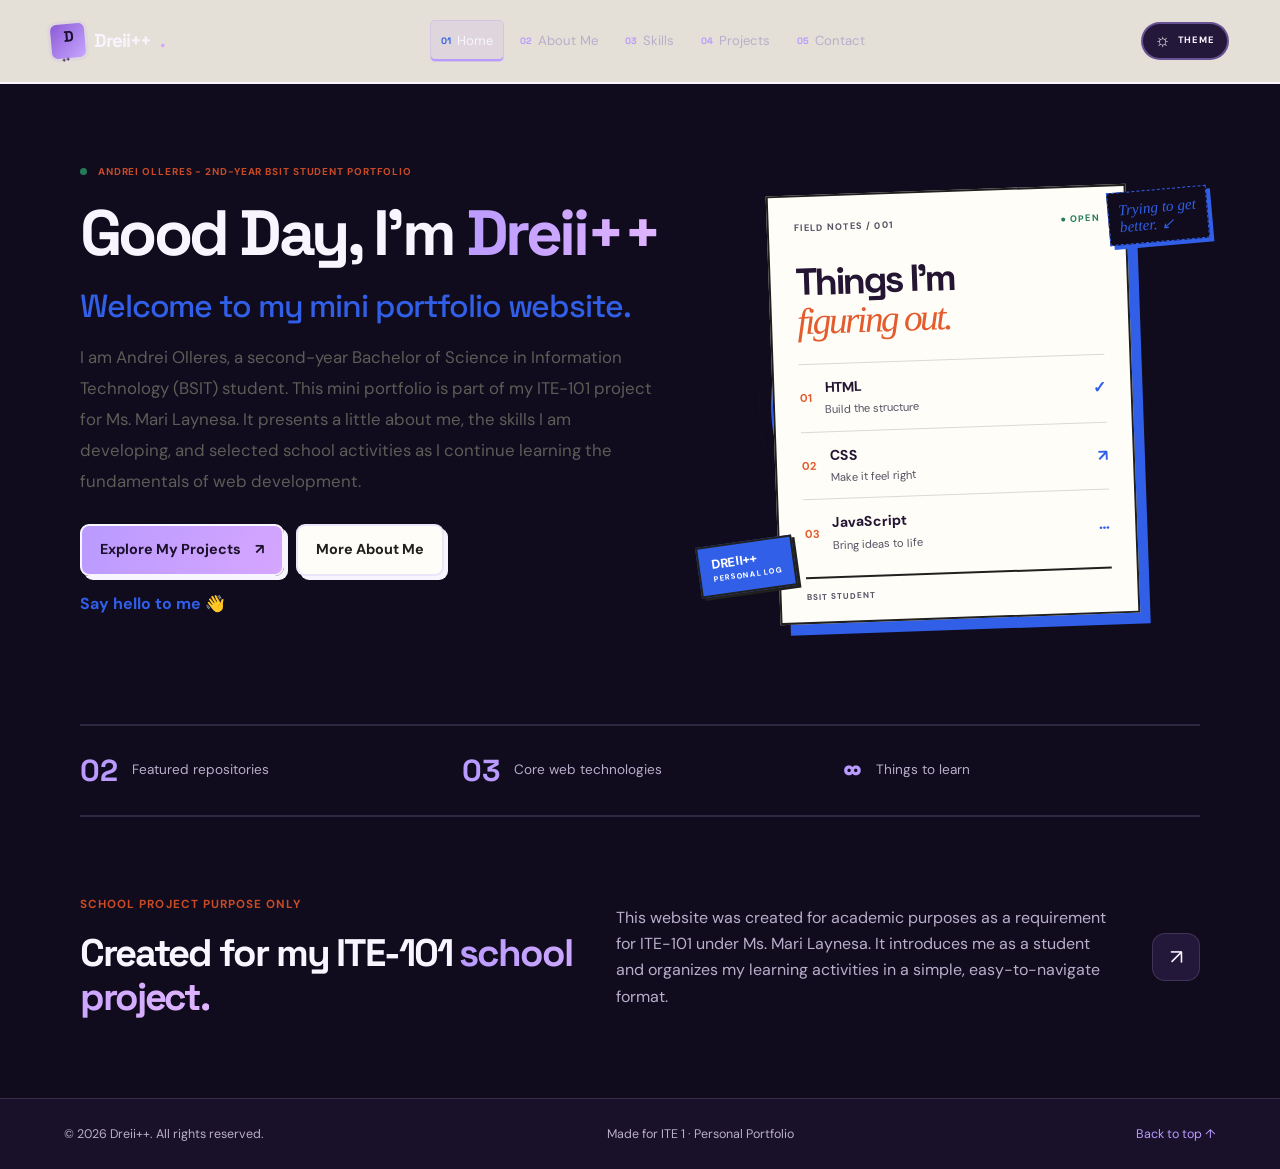
<file: index.html>
<!DOCTYPE html>
<html lang="en">
<head>
  <meta charset="UTF-8">
  <meta name="viewport" content="width=device-width, initial-scale=1.0">
  <meta name="description" content="Dreii++ — a student-made portfolio documenting web development practice, school projects, and the process of learning.">
  <title>Dreii++ | Learning in Public</title>
  <link rel="stylesheet" href="style.css">
  <script src="script.js" defer></script>
</head>
<body>
  <header class="site-header">
    <a class="brand" href="index.html"><span class="brand-mark">D<span>++</span></span> Dreii++<span class="dot">.</span></a>
    <button class="menu-toggle" aria-label="Toggle navigation" aria-expanded="false">☰</button>
    <nav class="nav-links" aria-label="Main navigation">
      <a class="active" href="index.html"><span class="nav-number">01</span>Home</a>
      <a href="about.html"><span class="nav-number">02</span>About Me</a>
      <a href="skills.html"><span class="nav-number">03</span>Skills</a>
      <a href="projects.html"><span class="nav-number">04</span>Projects</a>
      <a href="contact.html"><span class="nav-number">05</span>Contact</a>
      
    </nav>
    <button id="themeToggle" class="theme-toggle" type="button" aria-label="Toggle dark and light mode">☼</button>
  </header>
  <main>
    <section class="hero section-wrap">
      <div class="hero-copy">
        <p class="eyebrow"><span class="status-dot"></span> ANDREI OLLERES - 2ND-YEAR BSIT STUDENT PORTFOLIO</p>
        <h1>Good Day, I'm <span class="gradient-text">Dreii++</span></h1>
        <h2>Welcome to my mini portfolio website.</h2>
        <p class="lead">I am Andrei Olleres, a second-year Bachelor of Science in Information Technology (BSIT) student. This mini portfolio is part of my ITE-101 project for Ms. Mari Laynesa. It presents a little about me, the skills I am developing, and selected school activities as I continue learning the fundamentals of web development.</p>
        <div class="hero-actions">
          <a class="button primary" href="projects.html">Explore My Projects <span>↗</span></a>
          <a class="button secondary" href="about.html">More About Me</a>
        </div>
        <button class="text-button" id="welcomeButton" type="button">Say hello to me 👋</button>
        <p id="welcomeMessage" class="inline-message" aria-live="polite"></p>
      </div>
      <div class="hero-visual notebook-visual" aria-label="A developer notebook showing Dreii's learning goals">
        <div class="notebook-card">
          <div class="notebook-top"><span>FIELD NOTES / 001</span><span class="notebook-status">● OPEN</span></div>
          <div class="notebook-title">Things I'm<br><em>figuring out.</em></div>
          <div class="notebook-line"><span>01</span><div><b>HTML</b><small>Build the structure</small></div><i>✓</i></div>
          <div class="notebook-line"><span>02</span><div><b>CSS</b><small>Make it feel right</small></div><i>↗</i></div>
          <div class="notebook-line"><span>03</span><div><b>JavaScript</b><small>Bring ideas to life</small></div><i>…</i></div>
          <div class="notebook-footer"><span>BSIT STUDENT</span></div>
        </div>
        <div class="sticker sticker-blue">DREII++<br><span>PERSONAL LOG</span></div>
        <span class="hand-note">Trying to get<br>better. ↙</span>
      </div>
    </section>
    <section class="quick-stats section-wrap">
      <div><strong>02</strong><span>Featured repositories</span></div>
      <div><strong>03</strong><span>Core web technologies</span></div>
      <div><strong>∞</strong><span>Things to learn</span></div>
    </section>
    <section class="section-wrap intro-strip">
      <div><p class="eyebrow">SCHOOL PROJECT PURPOSE ONLY</p><h2>Created for my ITE-101 <span class="gradient-text">school project.</span></h2></div>
      <p>This website was created for academic purposes as a requirement for ITE-101 under Ms. Mari Laynesa. It introduces me as a student and organizes my learning activities in a simple, easy-to-navigate format.</p>
      <a class="circle-link" href="about.html" aria-label="Read about me">↗</a>
    </section>
  </main>
  <footer class="site-footer"><span>© 2026 Dreii++. All rights reserved.</span><span>Made for ITE 1 · Personal Portfolio</span><a href="#" class="back-top">Back to top ↑</a></footer>
</body>
</html>
</file>
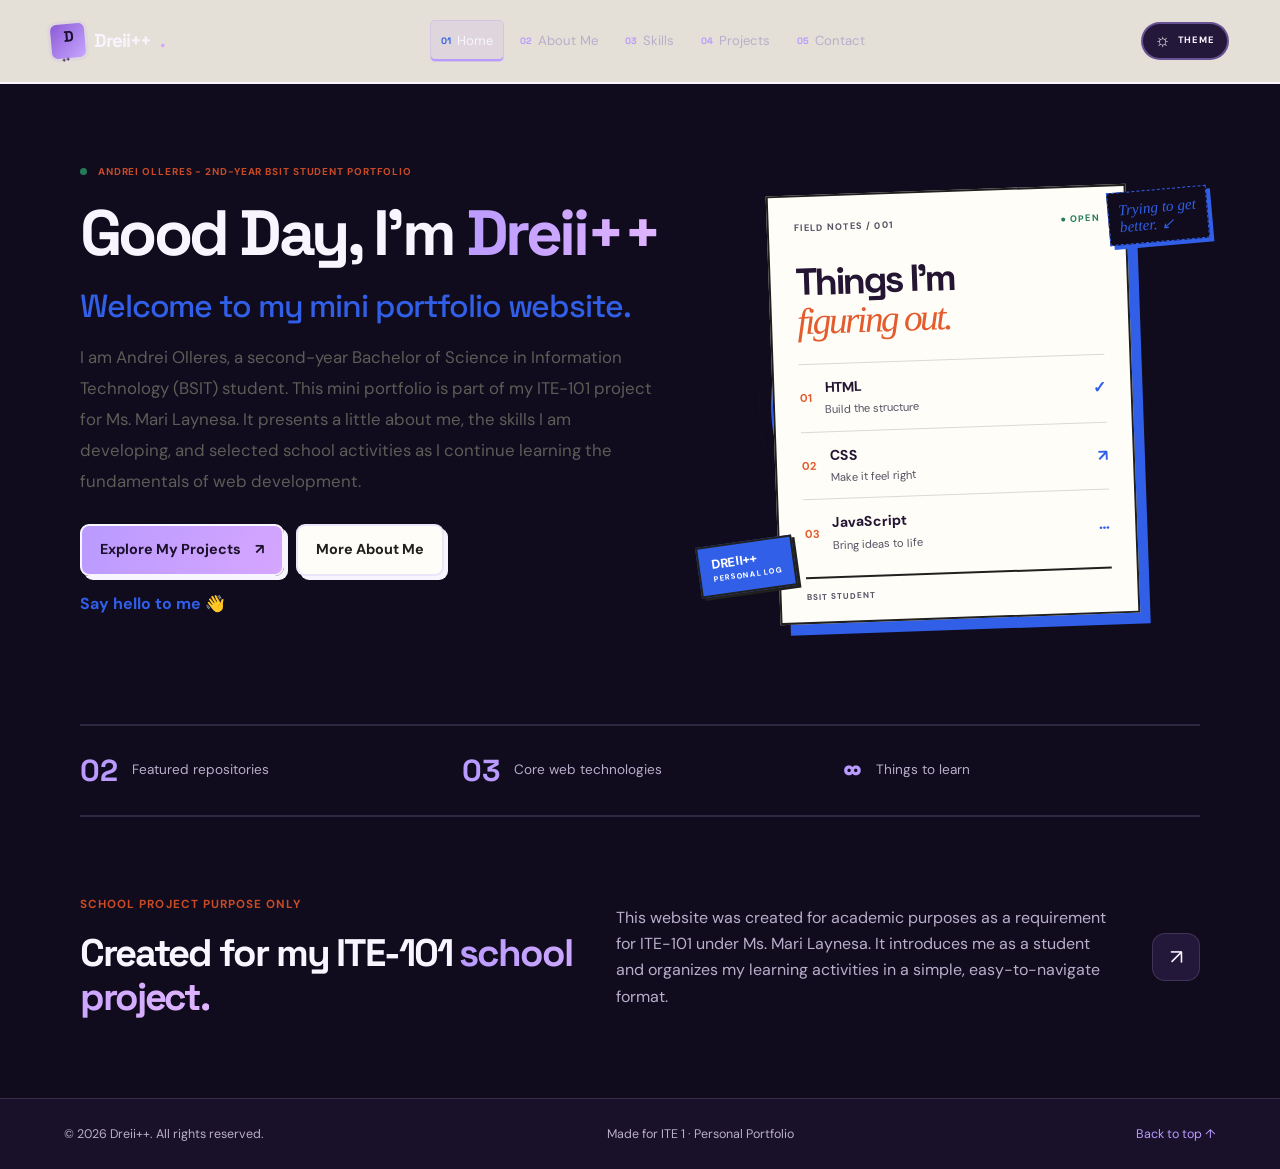
<file: Andrei Olleres Portfolio/dreii_plus_plus_portfolio/index.html>
<!DOCTYPE html>
<html lang="en">
<head>
  <meta charset="UTF-8">
  <meta name="viewport" content="width=device-width, initial-scale=1.0">
  <meta name="description" content="Dreii++ — a student-made portfolio documenting web development practice, school projects, and the process of learning.">
  <title>Dreii++ | Learning in Public</title>
  <link rel="stylesheet" href="style.css">
  <script src="script.js" defer></script>
</head>
<body>
  <header class="site-header">
    <a class="brand" href="index.html"><span class="brand-mark">D<span>++</span></span> Dreii++<span class="dot">.</span></a>
    <button class="menu-toggle" aria-label="Toggle navigation" aria-expanded="false">☰</button>
    <nav class="nav-links" aria-label="Main navigation">
      <a class="active" href="index.html"><span class="nav-number">01</span>Home</a>
      <a href="about.html"><span class="nav-number">02</span>About Me</a>
      <a href="skills.html"><span class="nav-number">03</span>Skills</a>
      <a href="projects.html"><span class="nav-number">04</span>Projects</a>
      <a href="contact.html"><span class="nav-number">05</span>Contact</a>
      
    </nav>
    <button id="themeToggle" class="theme-toggle" type="button" aria-label="Toggle dark and light mode">☼</button>
  </header>
  <main>
    <section class="hero section-wrap">
      <div class="hero-copy">
        <p class="eyebrow"><span class="status-dot"></span> ANDREI OLLERES - 2ND-YEAR BSIT STUDENT PORTFOLIO</p>
        <h1>Good Day, I'm <span class="gradient-text">Dreii++</span></h1>
        <h2>Welcome to my mini portfolio website.</h2>
        <p class="lead">I am Andrei Olleres, a second-year Bachelor of Science in Information Technology (BSIT) student. This mini portfolio is part of my ITE-101 project for Ms. Mari Laynesa. It presents a little about me, the skills I am developing, and selected school activities as I continue learning the fundamentals of web development.</p>
        <div class="hero-actions">
          <a class="button primary" href="projects.html">Explore My Projects <span>↗</span></a>
          <a class="button secondary" href="about.html">More About Me</a>
        </div>
        <button class="text-button" id="welcomeButton" type="button">Say hello to me 👋</button>
        <p id="welcomeMessage" class="inline-message" aria-live="polite"></p>
      </div>
      <div class="hero-visual notebook-visual" aria-label="A developer notebook showing Dreii's learning goals">
        <div class="notebook-card">
          <div class="notebook-top"><span>FIELD NOTES / 001</span><span class="notebook-status">● OPEN</span></div>
          <div class="notebook-title">Things I'm<br><em>figuring out.</em></div>
          <div class="notebook-line"><span>01</span><div><b>HTML</b><small>Build the structure</small></div><i>✓</i></div>
          <div class="notebook-line"><span>02</span><div><b>CSS</b><small>Make it feel right</small></div><i>↗</i></div>
          <div class="notebook-line"><span>03</span><div><b>JavaScript</b><small>Bring ideas to life</small></div><i>…</i></div>
          <div class="notebook-footer"><span>BSIT STUDENT</span></div>
        </div>
        <div class="sticker sticker-blue">DREII++<br><span>PERSONAL LOG</span></div>
        <span class="hand-note">Trying to get<br>better. ↙</span>
      </div>
    </section>
    <section class="quick-stats section-wrap">
      <div><strong>02</strong><span>Featured repositories</span></div>
      <div><strong>03</strong><span>Core web technologies</span></div>
      <div><strong>∞</strong><span>Things to learn</span></div>
    </section>
    <section class="section-wrap intro-strip">
      <div><p class="eyebrow">SCHOOL PROJECT PURPOSE ONLY</p><h2>Created for my ITE-101 <span class="gradient-text">school project.</span></h2></div>
      <p>This website was created for academic purposes as a requirement for ITE-101 under Ms. Mari Laynesa. It introduces me as a student and organizes my learning activities in a simple, easy-to-navigate format.</p>
      <a class="circle-link" href="about.html" aria-label="Read about me">↗</a>
    </section>
  </main>
  <footer class="site-footer"><span>© 2026 Dreii++. All rights reserved.</span><span>Made for ITE 1 · Personal Portfolio</span><a href="#" class="back-top">Back to top ↑</a></footer>
</body>
</html>
</file>
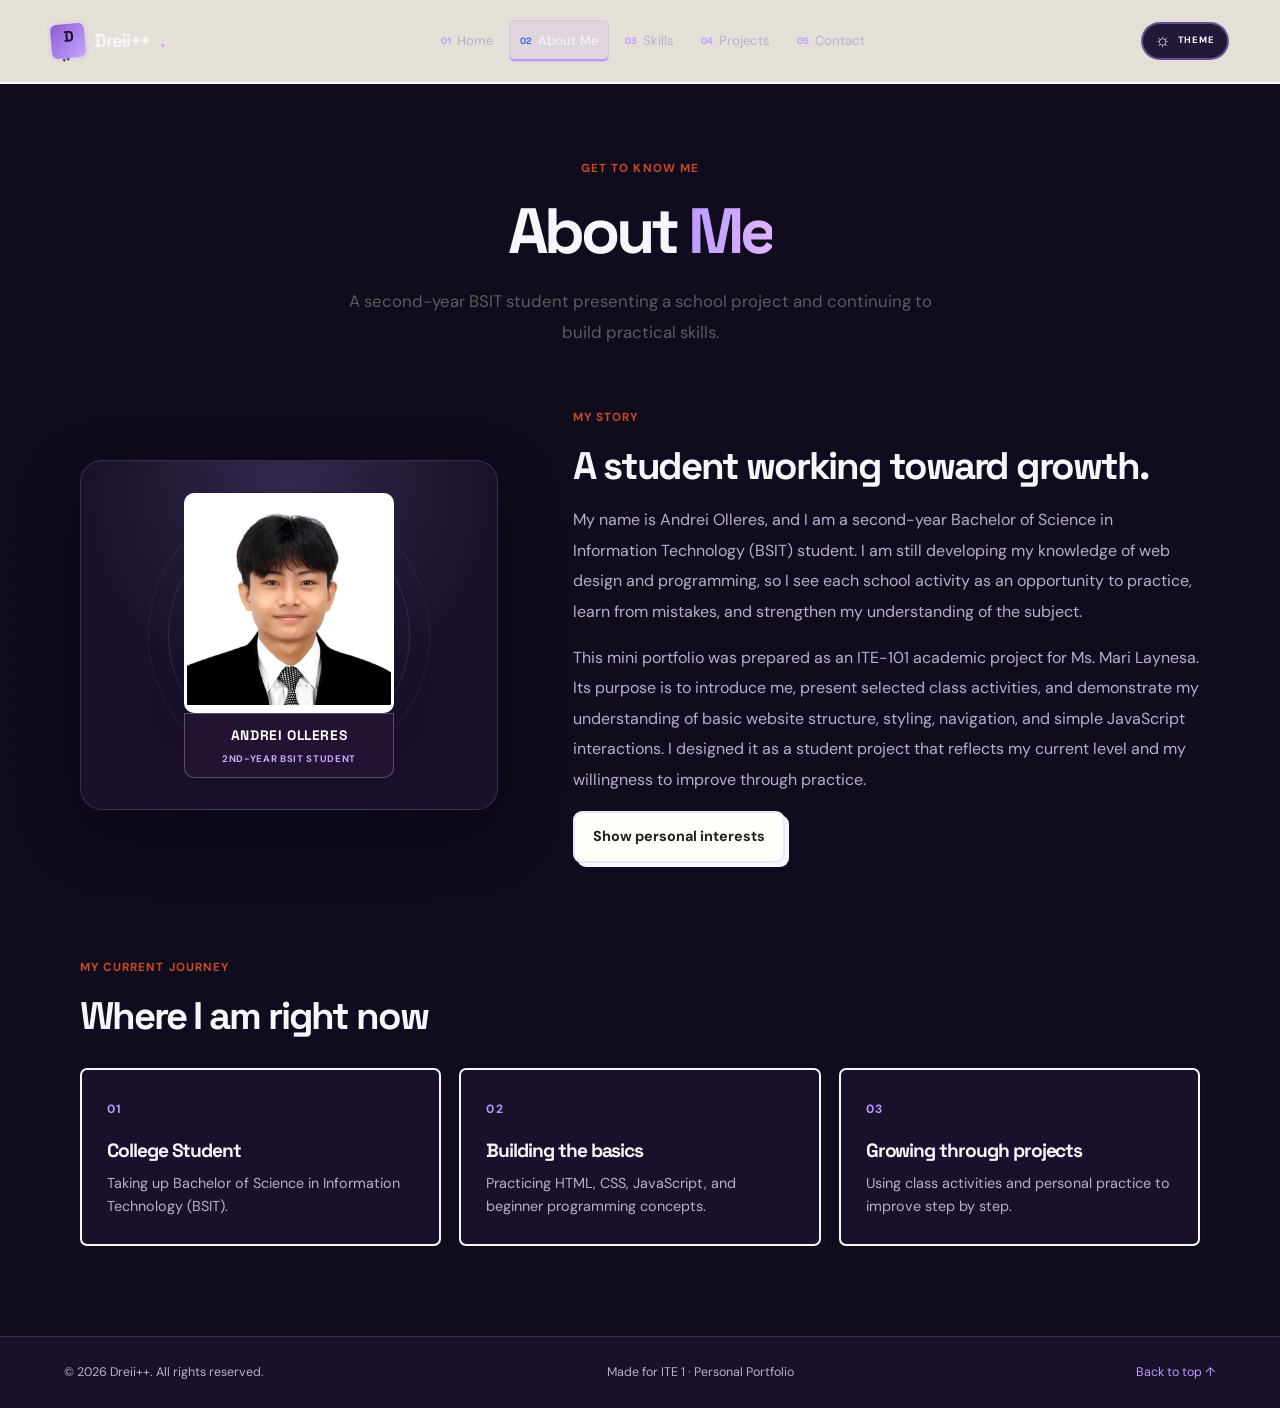
<file: about.html>
<!DOCTYPE html>
<html lang="en">
<head>
  <meta charset="UTF-8"><meta name="viewport" content="width=device-width, initial-scale=1.0">
  <title>About Me | Dreii++</title><link rel="stylesheet" href="style.css"><script src="script.js" defer></script>
</head>
<body>
  <header class="site-header"><a class="brand" href="index.html"><span class="brand-mark">D<span>++</span></span> Dreii++<span class="dot">.</span></a><button class="menu-toggle" aria-label="Toggle navigation" aria-expanded="false">☰</button>
    <nav class="nav-links" aria-label="Main navigation"><a href="index.html"><span class="nav-number">01</span>Home</a><a class="active" href="about.html"><span class="nav-number">02</span>About Me</a><a href="skills.html"><span class="nav-number">03</span>Skills</a><a href="projects.html"><span class="nav-number">04</span>Projects</a><a href="contact.html"><span class="nav-number">05</span>Contact</a></nav>
    <button id="themeToggle" class="theme-toggle" type="button" aria-label="Toggle dark and light mode">☼</button>
  </header>
  <main class="page-main section-wrap">
    <div class="page-heading"><p class="eyebrow">GET TO KNOW ME</p><h1>About <span class="gradient-text">Me</span></h1><p class="lead">A second-year BSIT student presenting a school project and continuing to build practical skills.</p></div>
    <section class="about-grid">
      <div class="about-art portrait-art"><img class="formal-portrait" src="assets/andrei-formal.jpg" alt="Formal portrait of Andrei Olleres"><div class="portrait-caption"><strong>ANDREI OLLERES</strong><span>2ND-YEAR BSIT STUDENT</span></div></div>
      <div class="about-copy"><p class="eyebrow">MY STORY</p><h2>A student working toward growth.</h2>
        <p>My name is Andrei Olleres, and I am a second-year Bachelor of Science in Information Technology (BSIT) student. I am still developing my knowledge of web design and programming, so I see each school activity as an opportunity to practice, learn from mistakes, and strengthen my understanding of the subject.</p>
        <p>This mini portfolio was prepared as an ITE-101 academic project for Ms. Mari Laynesa. Its purpose is to introduce me, present selected class activities, and demonstrate my understanding of basic website structure, styling, navigation, and simple JavaScript interactions. I designed it as a student project that reflects my current level and my willingness to improve through practice.</p>
        <button class="button secondary" id="moreAboutButton" type="button">Show personal interests</button>
        <div id="moreAbout" class="reveal-panel" hidden><strong>My interests</strong><p>Technology, motorcycles, fitness, creative design, and learning practical skills that can help me in the future.</p></div>
      </div>
    </section>
    <section class="timeline-section"><p class="eyebrow">MY CURRENT JOURNEY</p><h2>Where I am right now</h2><div class="timeline"><article><span class="timeline-number">01</span><div><h3>College Student</h3><p>Taking up Bachelor of Science in Information Technology (BSIT).</p></div></article><article><span class="timeline-number">02</span><div><h3>Building the basics</h3><p>Practicing HTML, CSS, JavaScript, and beginner programming concepts.</p></div></article><article><span class="timeline-number">03</span><div><h3>Growing through projects</h3><p>Using class activities and personal practice to improve step by step.</p></div></article></div></section>
  </main>
  <footer class="site-footer"><span>© 2026 Dreii++. All rights reserved.</span><span>Made for ITE 1 · Personal Portfolio</span><a href="#" class="back-top">Back to top ↑</a></footer>
</body>
</html>
</file>
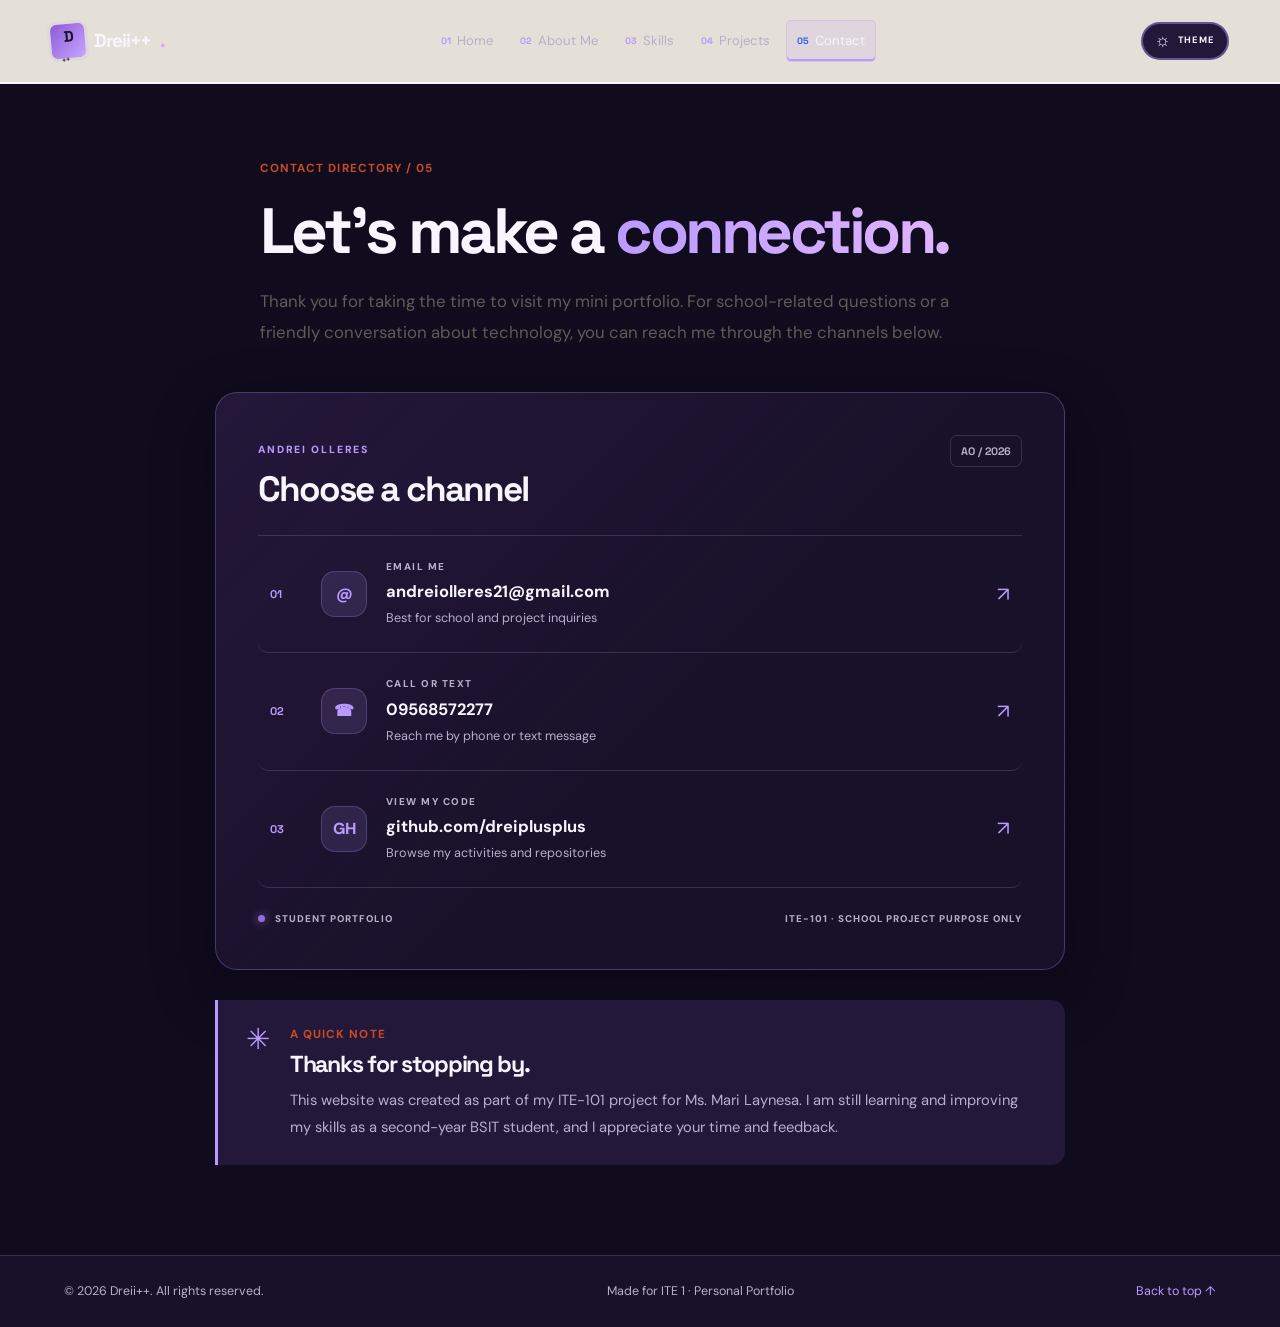
<file: contact.html>
<!DOCTYPE html>
<html lang="en">
<head>
  <meta charset="UTF-8"><meta name="viewport" content="width=device-width, initial-scale=1.0">
  <title>Contact | Dreii++</title><link rel="stylesheet" href="style.css"><script src="script.js" defer></script>
</head>
<body>
  <header class="site-header"><a class="brand" href="index.html"><span class="brand-mark">D<span>++</span></span> Dreii++<span class="dot">.</span></a><button class="menu-toggle" aria-label="Toggle navigation" aria-expanded="false">☰</button>
    <nav class="nav-links" aria-label="Main navigation"><a href="index.html"><span class="nav-number">01</span>Home</a><a href="about.html"><span class="nav-number">02</span>About Me</a><a href="skills.html"><span class="nav-number">03</span>Skills</a><a href="projects.html"><span class="nav-number">04</span>Projects</a><a class="active" href="contact.html"><span class="nav-number">05</span>Contact</a></nav>
    <button id="themeToggle" class="theme-toggle" type="button" aria-label="Toggle dark and light mode">☼</button>
  </header>
  <main class="page-main section-wrap contact-page">
    <div class="contact-heading">
      <p class="eyebrow">CONTACT DIRECTORY / 05</p>
      <h1>Let's make a <span class="gradient-text">connection.</span></h1>
      <p class="lead">Thank you for taking the time to visit my mini portfolio. For school-related questions or a friendly conversation about technology, you can reach me through the channels below.</p>
    </div>
    <section class="contact-board" aria-label="Andrei's contact information">
      <div class="contact-board-head"><div><span class="board-kicker">ANDREI OLLERES</span><h2>Choose a channel</h2></div><span class="board-index">AO / 2026</span></div>
      <a class="contact-method email-method" href="mailto:andreiolleres21@gmail.com"><span class="method-number">01</span><span class="method-symbol">@</span><span class="method-copy"><small>EMAIL ME</small><strong>andreiolleres21@gmail.com</strong><em>Best for school and project inquiries</em></span><span class="method-arrow">↗</span></a>
      <a class="contact-method phone-method" href="tel:09568572277"><span class="method-number">02</span><span class="method-symbol">☎</span><span class="method-copy"><small>CALL OR TEXT</small><strong>09568572277</strong><em>Reach me by phone or text message</em></span><span class="method-arrow">↗</span></a>
      <a class="contact-method github-method" href="https://github.com/dreiplusplus" target="_blank" rel="noopener noreferrer"><span class="method-number">03</span><span class="method-symbol">GH</span><span class="method-copy"><small>VIEW MY CODE</small><strong>github.com/dreiplusplus</strong><em>Browse my activities and repositories</em></span><span class="method-arrow">↗</span></a>
      <div class="contact-board-foot"><span><i></i> STUDENT PORTFOLIO</span><span>ITE-101 · SCHOOL PROJECT PURPOSE ONLY</span></div>
    </section>
    <section class="message-note"><div class="message-note-mark">✳</div><div><p class="eyebrow">A QUICK NOTE</p><h2>Thanks for stopping by.</h2><p>This website was created as part of my ITE-101 project for Ms. Mari Laynesa. I am still learning and improving my skills as a second-year BSIT student, and I appreciate your time and feedback.</p></div></section>
  </main>
  <footer class="site-footer"><span>© 2026 Dreii++. All rights reserved.</span><span>Made for ITE 1 · Personal Portfolio</span><a href="#" class="back-top">Back to top ↑</a></footer>
</body>
</html>
</file>
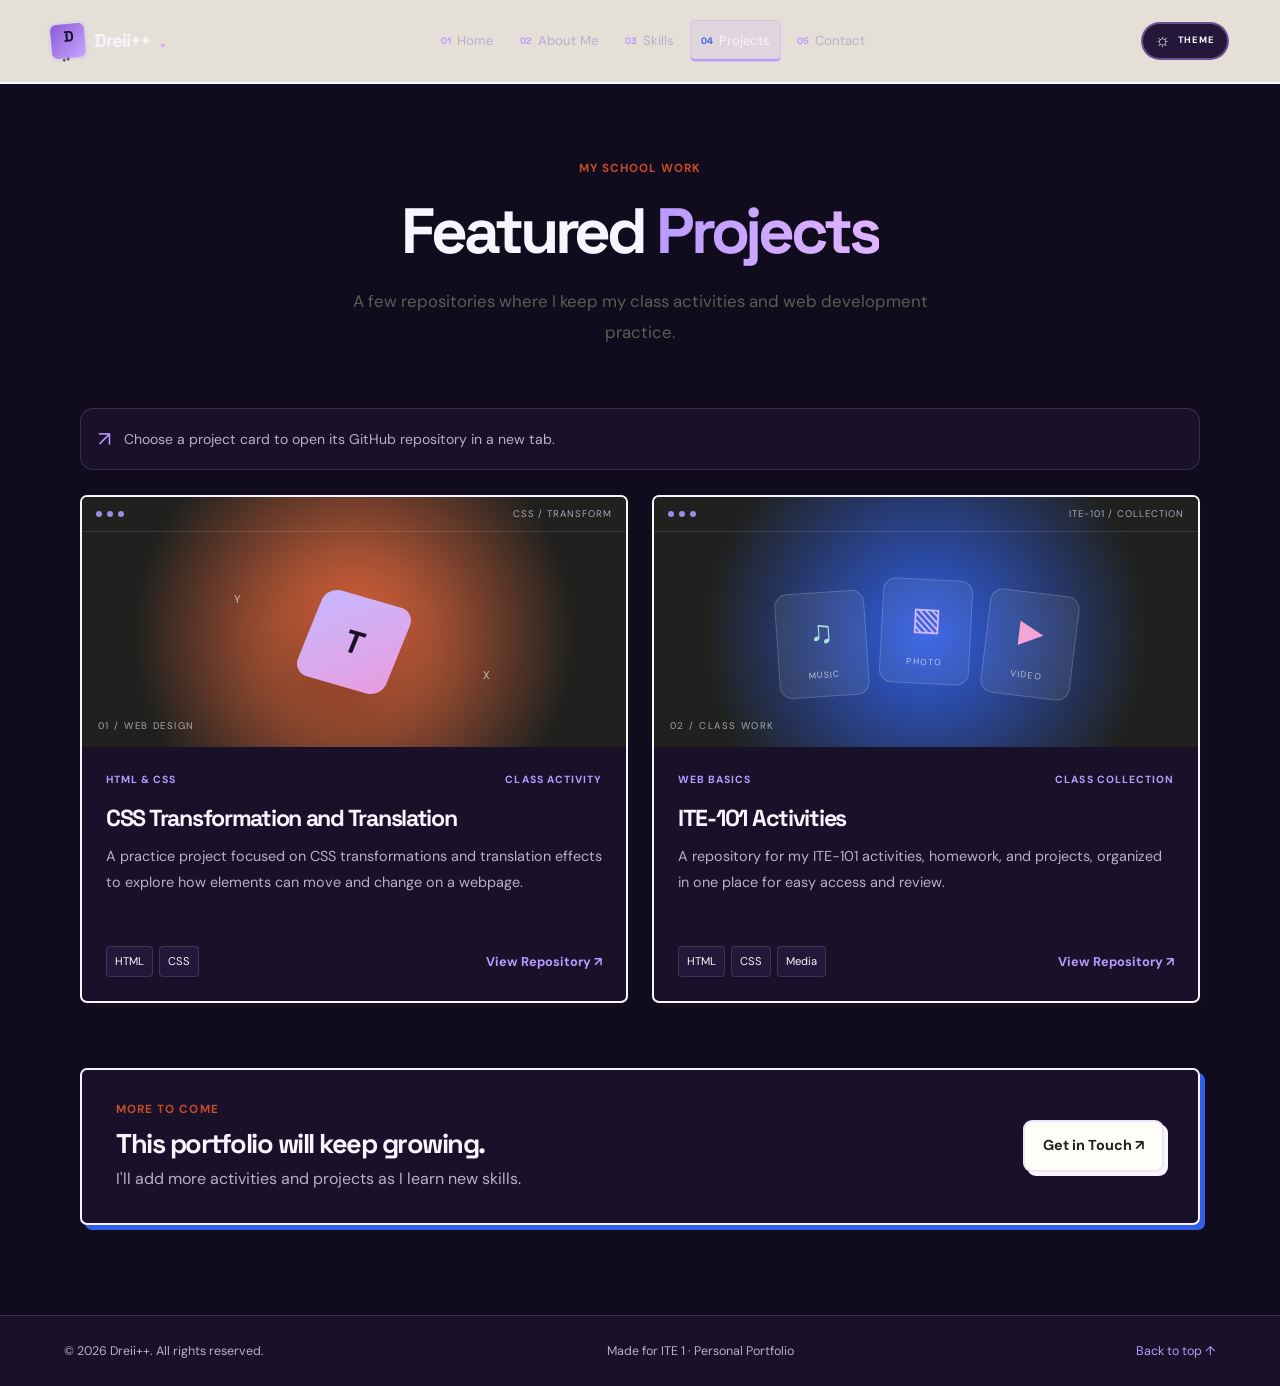
<file: projects.html>
<!DOCTYPE html>
<html lang="en">
<head>
  <meta charset="UTF-8"><meta name="viewport" content="width=device-width, initial-scale=1.0">
  <title>Projects | Dreii++</title><link rel="stylesheet" href="style.css"><script src="script.js" defer></script>
</head>
<body>
  <header class="site-header"><a class="brand" href="index.html"><span class="brand-mark">D<span>++</span></span> Dreii++<span class="dot">.</span></a><button class="menu-toggle" aria-label="Toggle navigation" aria-expanded="false">☰</button>
    <nav class="nav-links" aria-label="Main navigation"><a href="index.html"><span class="nav-number">01</span>Home</a><a href="about.html"><span class="nav-number">02</span>About Me</a><a href="skills.html"><span class="nav-number">03</span>Skills</a><a class="active" href="projects.html"><span class="nav-number">04</span>Projects</a><a href="contact.html"><span class="nav-number">05</span>Contact</a></nav>
    <button id="themeToggle" class="theme-toggle" type="button" aria-label="Toggle dark and light mode">☼</button>
  </header>
  <main class="page-main section-wrap">
    <div class="page-heading"><p class="eyebrow">MY SCHOOL WORK</p><h1>Featured <span class="gradient-text">Projects</span></h1><p class="lead">A few repositories where I keep my class activities and web development practice.</p></div>
    <div class="project-note"><span>↗</span><p>Choose a project card to open its GitHub repository in a new tab.</p></div>
    <section class="project-grid">
      <article class="project-card"><a class="project-art art-transform" href="https://dreiplusplus.github.io/CSS-Transformation-and-Translation/" target="_blank" rel="noopener noreferrer" aria-label="Open CSS Transformation and Translation on GitHub"><div class="browser-bar"><i></i><i></i><i></i><span>CSS / TRANSFORM</span></div><div class="transform-stage"><div class="transform-square">T</div><span class="axis axis-x">X</span><span class="axis axis-y">Y</span></div><span class="art-corner">01 / WEB DESIGN</span></a><div class="project-content"><div class="project-meta"><span>HTML & CSS</span><span>CLASS ACTIVITY</span></div><h2>CSS Transformation and Translation</h2><p>A practice project focused on CSS transformations and translation effects to explore how elements can move and change on a webpage.</p><div class="project-bottom"><div class="tech-tags"><span>HTML</span><span>CSS</span></div><a class="project-link" href="https://github.com/dreiplusplus/CSS-Transformation-and-Translation" target="_blank" rel="noopener noreferrer">View Repository ↗</a></div></div></article>
      <article class="project-card"><a class="project-art art-ite" href="https://dreiplusplus.github.io/ITE-101/" target="_blank" rel="noopener noreferrer" aria-label="Open ITE-101 on GitHub"><div class="browser-bar"><i></i><i></i><i></i><span>ITE-101 / COLLECTION</span></div><div class="ite-visual"><div class="file-tile">♫<small>MUSIC</small></div><div class="file-tile">▧<small>PHOTO</small></div><div class="file-tile">▶<small>VIDEO</small></div></div><span class="art-corner">02 / CLASS WORK</span></a><div class="project-content"><div class="project-meta"><span>WEB BASICS</span><span>CLASS COLLECTION</span></div><h2>ITE-101 Activities</h2><p>A repository for my ITE-101 activities, homework, and projects, organized in one place for easy access and review.</p><div class="project-bottom"><div class="tech-tags"><span>HTML</span><span>CSS</span><span>Media</span></div><a class="project-link" href="https://github.com/dreiplusplus/ITE-101" target="_blank" rel="noopener noreferrer">View Repository ↗</a></div></div></article>
    </section>
    <div class="callout"><div><p class="eyebrow">MORE TO COME</p><h2>This portfolio will keep growing.</h2><p>I'll add more activities and projects as I learn new skills.</p></div><a class="button secondary" href="contact.html">Get in Touch ↗</a></div>
  </main>
  <footer class="site-footer"><span>© 2026 Dreii++. All rights reserved.</span><span>Made for ITE 1 · Personal Portfolio</span><a href="#" class="back-top">Back to top ↑</a></footer>
</body>
</html>
</file>
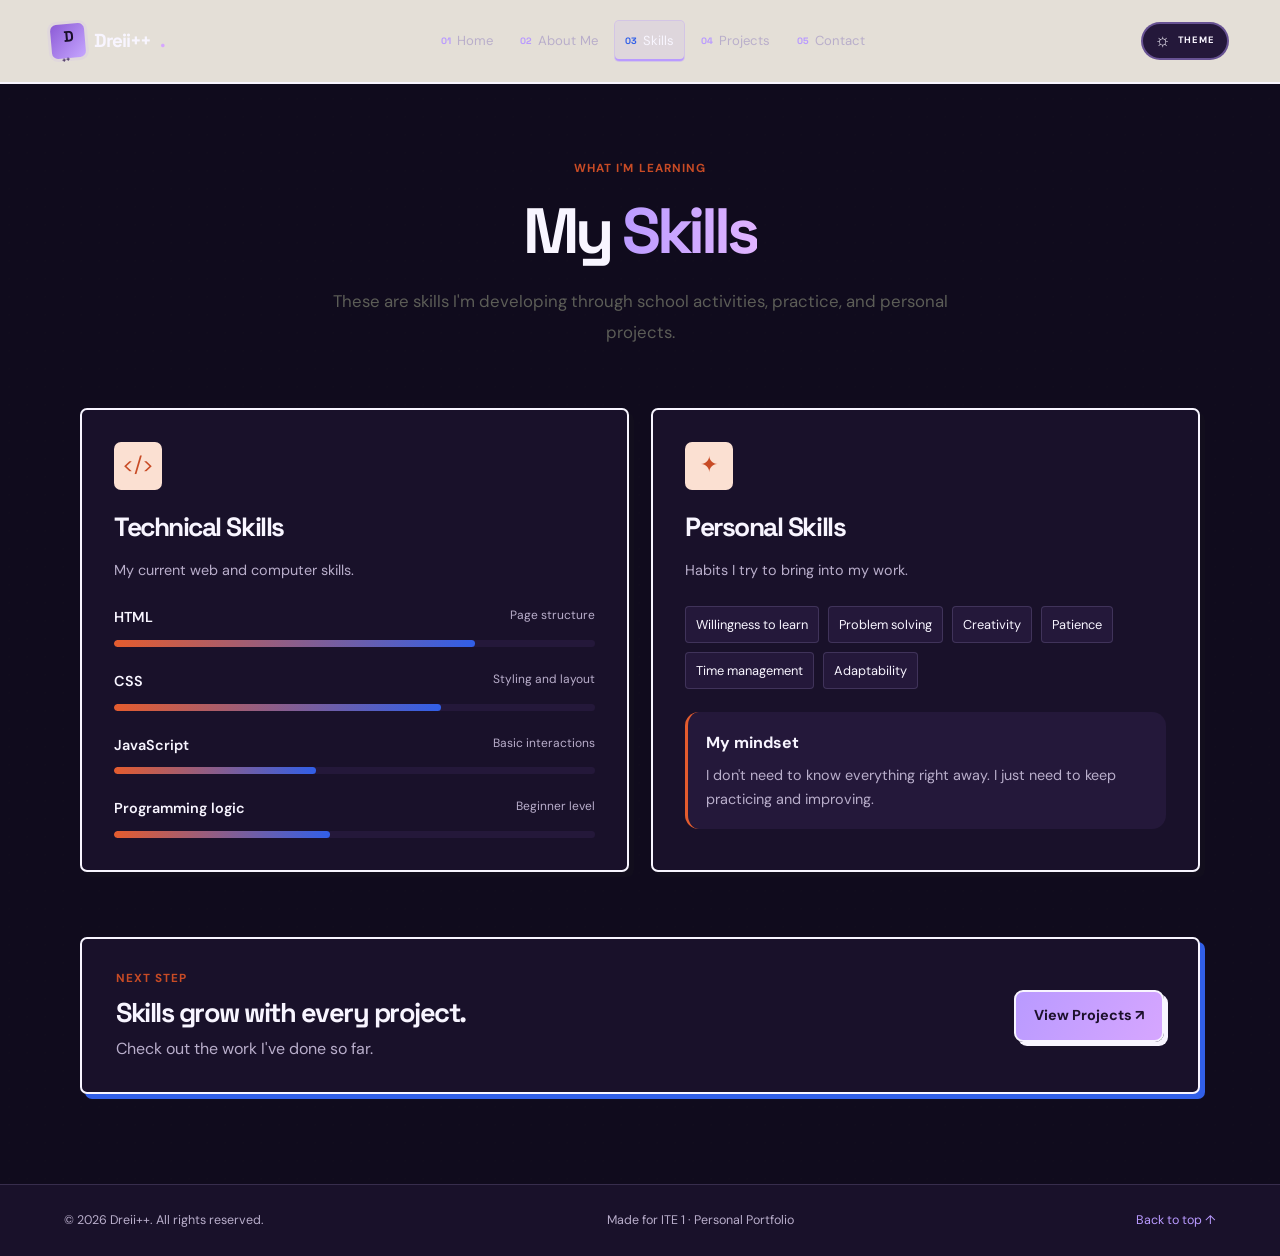
<file: skills.html>
<!DOCTYPE html>
<html lang="en">
<head>
  <meta charset="UTF-8"><meta name="viewport" content="width=device-width, initial-scale=1.0">
  <title>Skills | Dreii++</title><link rel="stylesheet" href="style.css"><script src="script.js" defer></script>
</head>
<body>
  <header class="site-header"><a class="brand" href="index.html"><span class="brand-mark">D<span>++</span></span> Dreii++<span class="dot">.</span></a><button class="menu-toggle" aria-label="Toggle navigation" aria-expanded="false">☰</button>
    <nav class="nav-links" aria-label="Main navigation"><a href="index.html"><span class="nav-number">01</span>Home</a><a href="about.html"><span class="nav-number">02</span>About Me</a><a class="active" href="skills.html"><span class="nav-number">03</span>Skills</a><a href="projects.html"><span class="nav-number">04</span>Projects</a><a href="contact.html"><span class="nav-number">05</span>Contact</a></nav>
    <button id="themeToggle" class="theme-toggle" type="button" aria-label="Toggle dark and light mode">☼</button>
  </header>
  <main class="page-main section-wrap">
    <div class="page-heading"><p class="eyebrow">WHAT I'M LEARNING</p><h1>My <span class="gradient-text">Skills</span></h1><p class="lead">These are skills I'm developing through school activities, practice, and personal projects.</p></div>
    <section class="skill-layout">
      <div class="skill-card"><div class="skill-icon">&lt;/&gt;</div><h2>Technical Skills</h2><p class="muted">My current web and computer skills.</p>
        <div class="skill-item"><div><span>HTML</span><small>Page structure</small></div><div class="skill-track"><span style="width:75%"></span></div></div>
        <div class="skill-item"><div><span>CSS</span><small>Styling and layout</small></div><div class="skill-track"><span style="width:68%"></span></div></div>
        <div class="skill-item"><div><span>JavaScript</span><small>Basic interactions</small></div><div class="skill-track"><span style="width:42%"></span></div></div>
        <div class="skill-item"><div><span>Programming logic</span><small>Beginner level</small></div><div class="skill-track"><span style="width:45%"></span></div></div>
      </div>
      <div class="skill-card personal-card"><div class="skill-icon">✦</div><h2>Personal Skills</h2><p class="muted">Habits I try to bring into my work.</p><div class="tag-list"><span>Willingness to learn</span><span>Problem solving</span><span>Creativity</span><span>Patience</span><span>Time management</span><span>Adaptability</span></div><div class="note-box"><strong>My mindset</strong><p>I don't need to know everything right away. I just need to keep practicing and improving.</p></div></div>
    </section>
    <div class="callout"><div><p class="eyebrow">NEXT STEP</p><h2>Skills grow with every project.</h2><p>Check out the work I've done so far.</p></div><a class="button primary" href="projects.html">View Projects ↗</a></div>
  </main>
  <footer class="site-footer"><span>© 2026 Dreii++. All rights reserved.</span><span>Made for ITE 1 · Personal Portfolio</span><a href="#" class="back-top">Back to top ↑</a></footer>
</body>
</html>
</file>
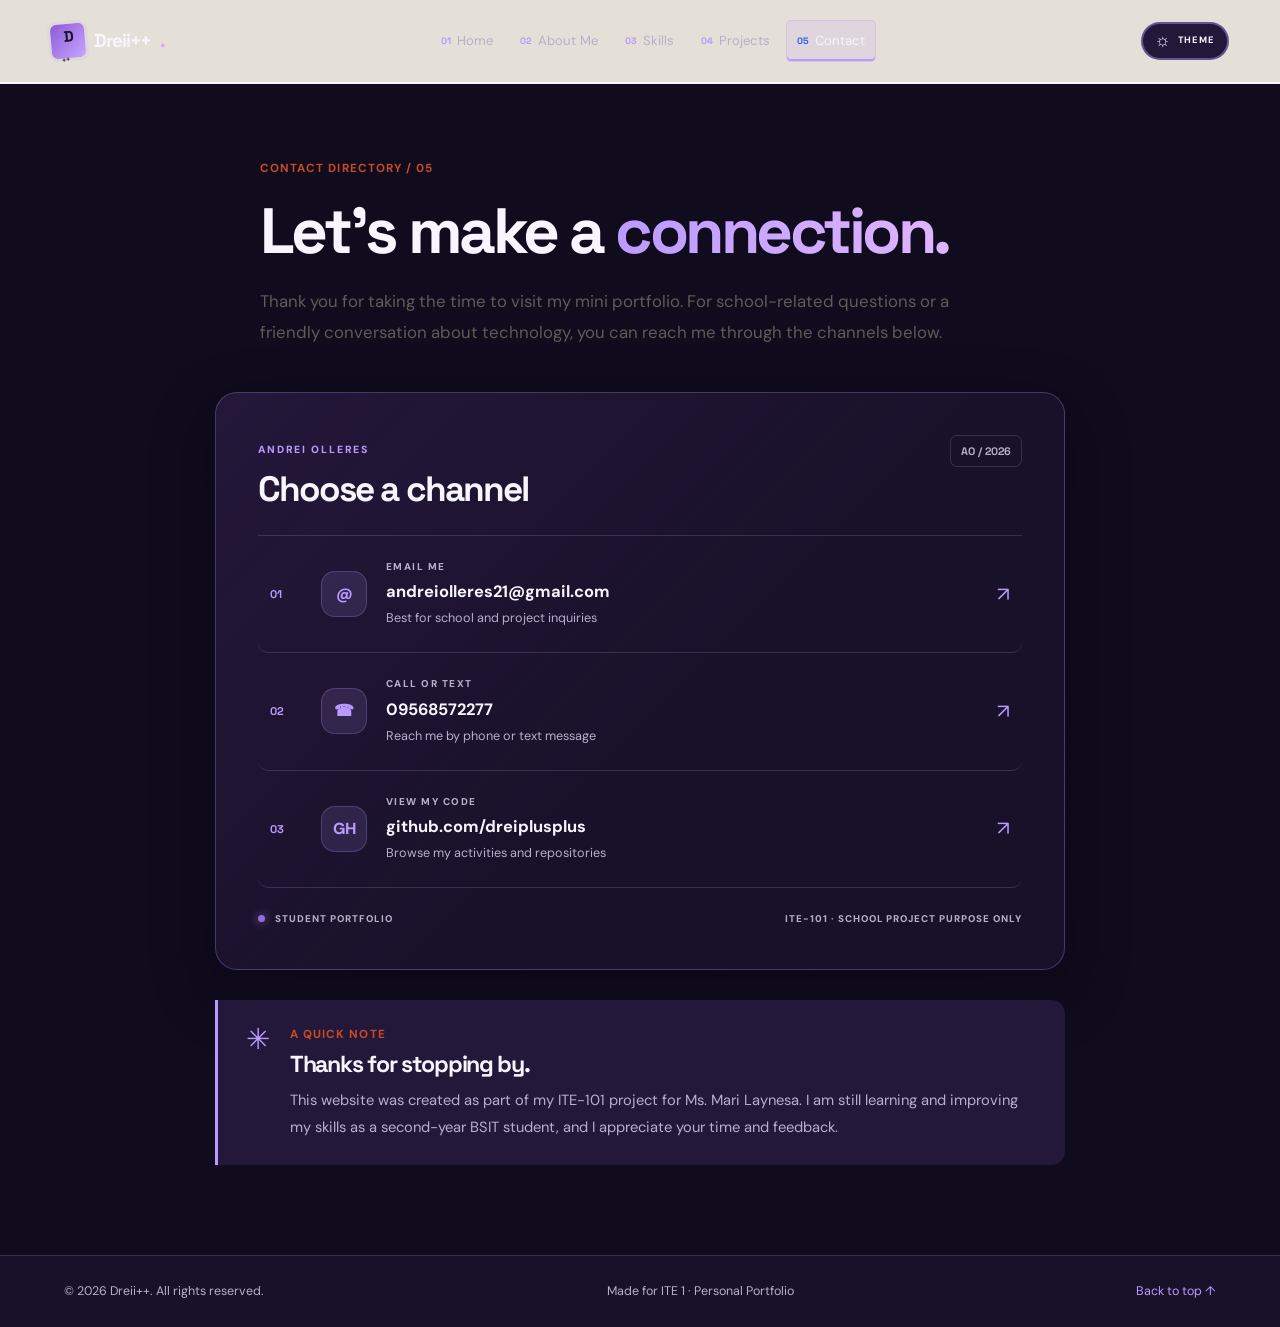
<file: Andrei Olleres Portfolio/dreii_plus_plus_portfolio/contact.html>
<!DOCTYPE html>
<html lang="en">
<head>
  <meta charset="UTF-8"><meta name="viewport" content="width=device-width, initial-scale=1.0">
  <title>Contact | Dreii++</title><link rel="stylesheet" href="style.css"><script src="script.js" defer></script>
</head>
<body>
  <header class="site-header"><a class="brand" href="index.html"><span class="brand-mark">D<span>++</span></span> Dreii++<span class="dot">.</span></a><button class="menu-toggle" aria-label="Toggle navigation" aria-expanded="false">☰</button>
    <nav class="nav-links" aria-label="Main navigation"><a href="index.html"><span class="nav-number">01</span>Home</a><a href="about.html"><span class="nav-number">02</span>About Me</a><a href="skills.html"><span class="nav-number">03</span>Skills</a><a href="projects.html"><span class="nav-number">04</span>Projects</a><a class="active" href="contact.html"><span class="nav-number">05</span>Contact</a></nav>
    <button id="themeToggle" class="theme-toggle" type="button" aria-label="Toggle dark and light mode">☼</button>
  </header>
  <main class="page-main section-wrap contact-page">
    <div class="contact-heading">
      <p class="eyebrow">CONTACT DIRECTORY / 05</p>
      <h1>Let's make a <span class="gradient-text">connection.</span></h1>
      <p class="lead">Thank you for taking the time to visit my mini portfolio. For school-related questions or a friendly conversation about technology, you can reach me through the channels below.</p>
    </div>
    <section class="contact-board" aria-label="Andrei's contact information">
      <div class="contact-board-head"><div><span class="board-kicker">ANDREI OLLERES</span><h2>Choose a channel</h2></div><span class="board-index">AO / 2026</span></div>
      <a class="contact-method email-method" href="mailto:andreiolleres21@gmail.com"><span class="method-number">01</span><span class="method-symbol">@</span><span class="method-copy"><small>EMAIL ME</small><strong>andreiolleres21@gmail.com</strong><em>Best for school and project inquiries</em></span><span class="method-arrow">↗</span></a>
      <a class="contact-method phone-method" href="tel:09568572277"><span class="method-number">02</span><span class="method-symbol">☎</span><span class="method-copy"><small>CALL OR TEXT</small><strong>09568572277</strong><em>Reach me by phone or text message</em></span><span class="method-arrow">↗</span></a>
      <a class="contact-method github-method" href="https://github.com/dreiplusplus" target="_blank" rel="noopener noreferrer"><span class="method-number">03</span><span class="method-symbol">GH</span><span class="method-copy"><small>VIEW MY CODE</small><strong>github.com/dreiplusplus</strong><em>Browse my activities and repositories</em></span><span class="method-arrow">↗</span></a>
      <div class="contact-board-foot"><span><i></i> STUDENT PORTFOLIO</span><span>ITE-101 · SCHOOL PROJECT PURPOSE ONLY</span></div>
    </section>
    <section class="message-note"><div class="message-note-mark">✳</div><div><p class="eyebrow">A QUICK NOTE</p><h2>Thanks for stopping by.</h2><p>This website was created as part of my ITE-101 project for Ms. Mari Laynesa. I am still learning and improving my skills as a second-year BSIT student, and I appreciate your time and feedback.</p></div></section>
  </main>
  <footer class="site-footer"><span>© 2026 Dreii++. All rights reserved.</span><span>Made for ITE 1 · Personal Portfolio</span><a href="#" class="back-top">Back to top ↑</a></footer>
</body>
</html>
</file>
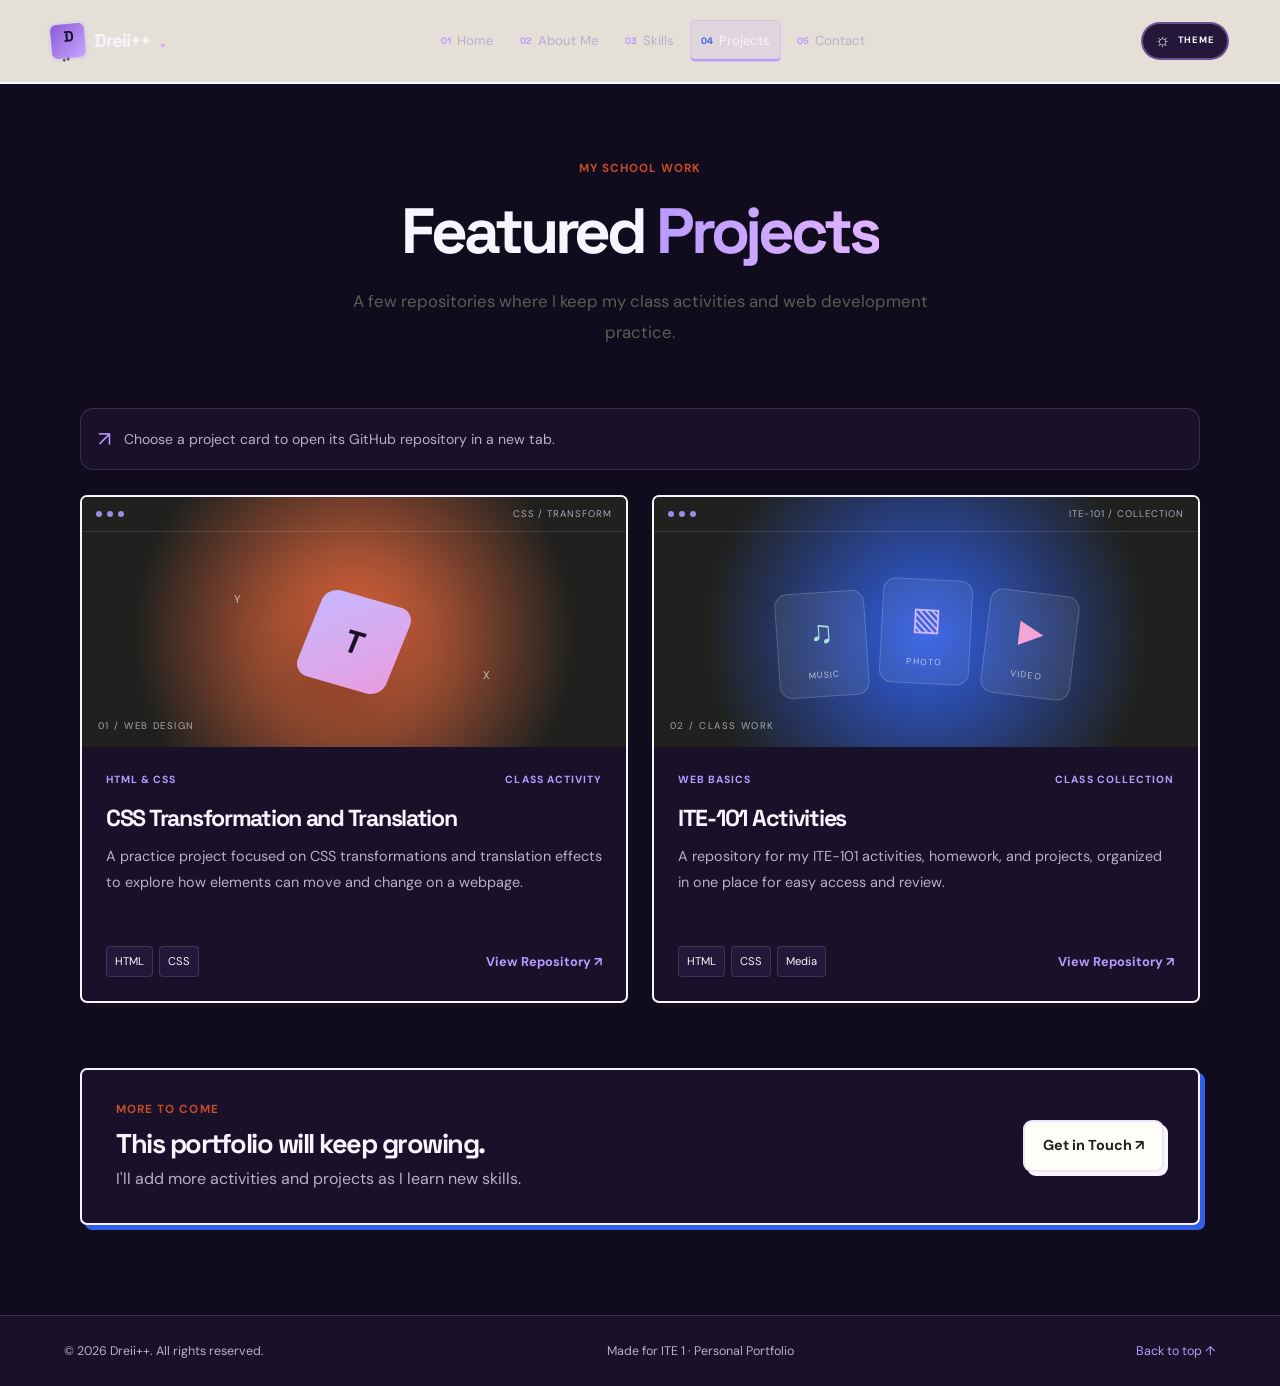
<file: Andrei Olleres Portfolio/dreii_plus_plus_portfolio/projects.html>
<!DOCTYPE html>
<html lang="en">
<head>
  <meta charset="UTF-8"><meta name="viewport" content="width=device-width, initial-scale=1.0">
  <title>Projects | Dreii++</title><link rel="stylesheet" href="style.css"><script src="script.js" defer></script>
</head>
<body>
  <header class="site-header"><a class="brand" href="index.html"><span class="brand-mark">D<span>++</span></span> Dreii++<span class="dot">.</span></a><button class="menu-toggle" aria-label="Toggle navigation" aria-expanded="false">☰</button>
    <nav class="nav-links" aria-label="Main navigation"><a href="index.html"><span class="nav-number">01</span>Home</a><a href="about.html"><span class="nav-number">02</span>About Me</a><a href="skills.html"><span class="nav-number">03</span>Skills</a><a class="active" href="projects.html"><span class="nav-number">04</span>Projects</a><a href="contact.html"><span class="nav-number">05</span>Contact</a></nav>
    <button id="themeToggle" class="theme-toggle" type="button" aria-label="Toggle dark and light mode">☼</button>
  </header>
  <main class="page-main section-wrap">
    <div class="page-heading"><p class="eyebrow">MY SCHOOL WORK</p><h1>Featured <span class="gradient-text">Projects</span></h1><p class="lead">A few repositories where I keep my class activities and web development practice.</p></div>
    <div class="project-note"><span>↗</span><p>Choose a project card to open its GitHub repository in a new tab.</p></div>
    <section class="project-grid">
      <article class="project-card"><a class="project-art art-transform" href="https://github.com/dreiplusplus/CSS-Transformation-and-Translation" target="_blank" rel="noopener noreferrer" aria-label="Open CSS Transformation and Translation on GitHub"><div class="browser-bar"><i></i><i></i><i></i><span>CSS / TRANSFORM</span></div><div class="transform-stage"><div class="transform-square">T</div><span class="axis axis-x">X</span><span class="axis axis-y">Y</span></div><span class="art-corner">01 / WEB DESIGN</span></a><div class="project-content"><div class="project-meta"><span>HTML & CSS</span><span>CLASS ACTIVITY</span></div><h2>CSS Transformation and Translation</h2><p>A practice project focused on CSS transformations and translation effects to explore how elements can move and change on a webpage.</p><div class="project-bottom"><div class="tech-tags"><span>HTML</span><span>CSS</span></div><a class="project-link" href="https://github.com/dreiplusplus/CSS-Transformation-and-Translation" target="_blank" rel="noopener noreferrer">View Repository ↗</a></div></div></article>
      <article class="project-card"><a class="project-art art-ite" href="https://github.com/dreiplusplus/ITE-101" target="_blank" rel="noopener noreferrer" aria-label="Open ITE-101 on GitHub"><div class="browser-bar"><i></i><i></i><i></i><span>ITE-101 / COLLECTION</span></div><div class="ite-visual"><div class="file-tile">♫<small>MUSIC</small></div><div class="file-tile">▧<small>PHOTO</small></div><div class="file-tile">▶<small>VIDEO</small></div></div><span class="art-corner">02 / CLASS WORK</span></a><div class="project-content"><div class="project-meta"><span>WEB BASICS</span><span>CLASS COLLECTION</span></div><h2>ITE-101 Activities</h2><p>A repository for my ITE-101 activities, homework, and projects, organized in one place for easy access and review.</p><div class="project-bottom"><div class="tech-tags"><span>HTML</span><span>CSS</span><span>Media</span></div><a class="project-link" href="https://github.com/dreiplusplus/ITE-101" target="_blank" rel="noopener noreferrer">View Repository ↗</a></div></div></article>
    </section>
    <div class="callout"><div><p class="eyebrow">MORE TO COME</p><h2>This portfolio will keep growing.</h2><p>I'll add more activities and projects as I learn new skills.</p></div><a class="button secondary" href="contact.html">Get in Touch ↗</a></div>
  </main>
  <footer class="site-footer"><span>© 2026 Dreii++. All rights reserved.</span><span>Made for ITE 1 · Personal Portfolio</span><a href="#" class="back-top">Back to top ↑</a></footer>
</body>
</html>
</file>
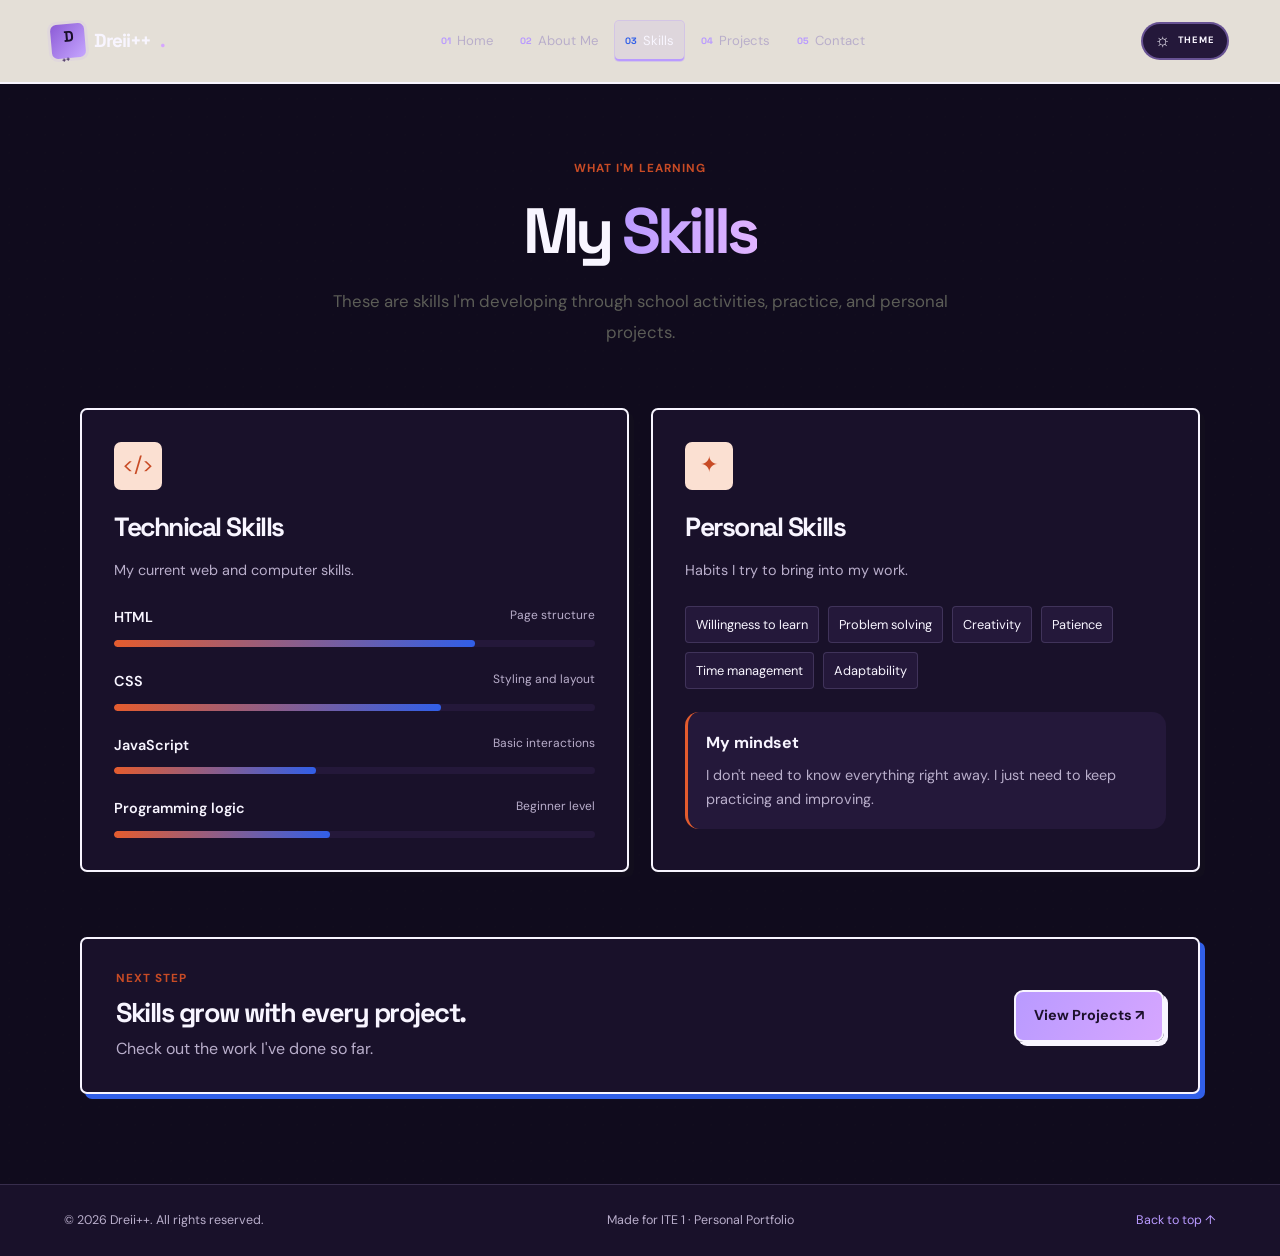
<file: Andrei Olleres Portfolio/dreii_plus_plus_portfolio/skills.html>
<!DOCTYPE html>
<html lang="en">
<head>
  <meta charset="UTF-8"><meta name="viewport" content="width=device-width, initial-scale=1.0">
  <title>Skills | Dreii++</title><link rel="stylesheet" href="style.css"><script src="script.js" defer></script>
</head>
<body>
  <header class="site-header"><a class="brand" href="index.html"><span class="brand-mark">D<span>++</span></span> Dreii++<span class="dot">.</span></a><button class="menu-toggle" aria-label="Toggle navigation" aria-expanded="false">☰</button>
    <nav class="nav-links" aria-label="Main navigation"><a href="index.html"><span class="nav-number">01</span>Home</a><a href="about.html"><span class="nav-number">02</span>About Me</a><a class="active" href="skills.html"><span class="nav-number">03</span>Skills</a><a href="projects.html"><span class="nav-number">04</span>Projects</a><a href="contact.html"><span class="nav-number">05</span>Contact</a></nav>
    <button id="themeToggle" class="theme-toggle" type="button" aria-label="Toggle dark and light mode">☼</button>
  </header>
  <main class="page-main section-wrap">
    <div class="page-heading"><p class="eyebrow">WHAT I'M LEARNING</p><h1>My <span class="gradient-text">Skills</span></h1><p class="lead">These are skills I'm developing through school activities, practice, and personal projects.</p></div>
    <section class="skill-layout">
      <div class="skill-card"><div class="skill-icon">&lt;/&gt;</div><h2>Technical Skills</h2><p class="muted">My current web and computer skills.</p>
        <div class="skill-item"><div><span>HTML</span><small>Page structure</small></div><div class="skill-track"><span style="width:75%"></span></div></div>
        <div class="skill-item"><div><span>CSS</span><small>Styling and layout</small></div><div class="skill-track"><span style="width:68%"></span></div></div>
        <div class="skill-item"><div><span>JavaScript</span><small>Basic interactions</small></div><div class="skill-track"><span style="width:42%"></span></div></div>
        <div class="skill-item"><div><span>Programming logic</span><small>Beginner level</small></div><div class="skill-track"><span style="width:45%"></span></div></div>
      </div>
      <div class="skill-card personal-card"><div class="skill-icon">✦</div><h2>Personal Skills</h2><p class="muted">Habits I try to bring into my work.</p><div class="tag-list"><span>Willingness to learn</span><span>Problem solving</span><span>Creativity</span><span>Patience</span><span>Time management</span><span>Adaptability</span></div><div class="note-box"><strong>My mindset</strong><p>I don't need to know everything right away. I just need to keep practicing and improving.</p></div></div>
    </section>
    <div class="callout"><div><p class="eyebrow">NEXT STEP</p><h2>Skills grow with every project.</h2><p>Check out the work I've done so far.</p></div><a class="button primary" href="projects.html">View Projects ↗</a></div>
  </main>
  <footer class="site-footer"><span>© 2026 Dreii++. All rights reserved.</span><span>Made for ITE 1 · Personal Portfolio</span><a href="#" class="back-top">Back to top ↑</a></footer>
</body>
</html>
</file>
<file: style.css>
@import url('https://fonts.googleapis.com/css2?family=DM+Sans:wght@400;500;600;700&family=Space+Grotesk:wght@400;500;600;700&display=swap');
:root{--bg:#0c0d12;--surface:#14161f;--surface2:#191c28;--text:#f5f5fb;--muted:#a5a8bb;--line:rgba(255,255,255,.1);--purple:#a78bfa;--pink:#ed86d8;--green:#b9f4d0;--shadow:0 24px 80px rgba(0,0,0,.25)}
*{box-sizing:border-box}html{scroll-behavior:smooth}body{margin:0;background:var(--bg);color:var(--text);font-family:'DM Sans',sans-serif;line-height:1.65;transition:background .25s,color .25s}body.light-mode{--bg:#f5f4fb;--surface:#fff;--surface2:#eeedf7;--text:#191827;--muted:#66667a;--line:rgba(25,24,39,.12);--shadow:0 24px 80px rgba(45,30,80,.1)}a{color:inherit;text-decoration:none}button,input,textarea{font:inherit}.site-header{height:84px;display:flex;align-items:center;justify-content:space-between;padding:0 max(5vw,24px);border-bottom:1px solid var(--line);position:sticky;top:0;background:color-mix(in srgb,var(--bg) 88%,transparent);backdrop-filter:blur(18px);z-index:20}.brand{font-family:'Space Grotesk',sans-serif;font-weight:700;font-size:1.18rem;letter-spacing:-.04em;display:flex;align-items:center;gap:9px}.brand-mark{width:34px;height:34px;display:grid;place-items:center;border-radius:11px;background:linear-gradient(135deg,var(--purple),var(--pink));color:#15121d}.dot{color:var(--pink)}.nav-links{display:flex;align-items:center;gap:7px}.nav-links>a{font-size:.9rem;color:var(--muted);padding:9px 13px;border-radius:10px;transition:.2s}.nav-links>a:hover,.nav-links>a.active{background:var(--surface2);color:var(--text)}.nav-links>a.active{box-shadow:inset 0 -2px var(--purple)}.theme-toggle,.menu-toggle{border:1px solid var(--line);background:var(--surface);color:var(--text);width:38px;height:38px;border-radius:12px;cursor:pointer;font-size:1.1rem}.menu-toggle{display:none}.section-wrap{width:min(1120px,90%);margin-inline:auto}.hero{min-height:620px;display:grid;grid-template-columns:1.08fr .92fr;align-items:center;gap:65px;padding-top:65px;padding-bottom:65px}.eyebrow{font-size:.73rem;letter-spacing:.15em;font-weight:700;color:var(--purple);margin:0 0 17px}.status-dot{display:inline-block;width:7px;height:7px;background:var(--green);border-radius:50%;margin-right:8px;box-shadow:0 0 13px var(--green)}h1,h2,h3,p{margin-top:0}h1,h2,h3{font-family:'Space Grotesk',sans-serif;letter-spacing:-.045em;line-height:1.15}h1{font-size:clamp(2.7rem,5.2vw,4.8rem);margin-bottom:17px}h2{font-size:clamp(1.7rem,3vw,2.5rem);margin-bottom:17px}h3{font-size:1.2rem}.hero h2{font-size:clamp(1.4rem,2.6vw,2rem);color:var(--muted);font-weight:500;letter-spacing:-.035em}.gradient-text{background:linear-gradient(100deg,#b9a1ff,#ef9ddd);-webkit-background-clip:text;background-clip:text;color:transparent}.lead{font-size:1.05rem;line-height:1.85;color:var(--muted);max-width:620px}.hero-actions{display:flex;gap:12px;flex-wrap:wrap;margin-top:27px}.button{display:inline-flex;align-items:center;justify-content:center;gap:14px;padding:12px 18px;border-radius:12px;font-weight:700;font-size:.9rem;border:1px solid var(--line);cursor:pointer;transition:transform .2s,filter .2s}.button:hover{transform:translateY(-3px);filter:brightness(1.08)}.primary{background:linear-gradient(120deg,#b7a0ff,#e88edb);color:#171321;border:0}.secondary{background:var(--surface2);color:var(--text)}.text-button{background:none;border:0;color:var(--muted);padding:15px 0 0;cursor:pointer}.text-button:hover{color:var(--purple)}.inline-message{font-size:.9rem;color:var(--green);min-height:1.3em;margin:8px 0 0}.hero-visual{min-height:420px;position:relative;display:grid;place-items:center}.profile-card{position:relative;width:min(340px,85%);min-height:390px;border:1px solid rgba(194,169,255,.28);border-radius:28px;background:radial-gradient(circle at 50% 10%,rgba(167,139,250,.2),transparent 42%),linear-gradient(145deg,var(--surface2),var(--surface));box-shadow:var(--shadow);padding:32px;overflow:visible;z-index:1}.avatar,.big-avatar{display:grid;place-items:center;position:relative;background:linear-gradient(140deg,#b6a0ff,#ee9ada);color:#171321;font-family:'Space Grotesk';font-weight:700;letter-spacing:-.08em}.avatar{width:150px;height:150px;border-radius:42px;font-size:5rem;margin:9px auto 34px;transform:rotate(-5deg);box-shadow:0 20px 55px rgba(167,139,250,.18)}.avatar span,.big-avatar span{font-size:1rem;position:absolute;right:19px;top:17px;letter-spacing:0}.mini-label{font-size:.65rem;letter-spacing:.15em;color:var(--purple);font-weight:700}.profile-caption{text-align:center}.profile-caption h3{font-size:1.8rem;margin:8px 0}.profile-caption p{font-size:.85rem;color:var(--muted)}.orbit{position:absolute;border:1px solid rgba(167,139,250,.18);border-radius:50%;aspect-ratio:1}.orbit-one{width:410px}.orbit-two{width:490px;border-style:dashed}.floating-chip{position:absolute;padding:11px 14px;border:1px solid var(--line);border-radius:12px;background:var(--surface);box-shadow:var(--shadow);font-size:.78rem;font-weight:700}.chip-code{top:64px;right:-15px;color:var(--purple)}.chip-star{bottom:53px;left:-30px;color:var(--green)}.quick-stats{display:grid;grid-template-columns:repeat(3,1fr);border-block:1px solid var(--line);padding:25px 0;gap:25px}.quick-stats div{display:flex;align-items:center;gap:14px}.quick-stats strong{font:700 1.9rem 'Space Grotesk';color:var(--purple)}.quick-stats span{font-size:.85rem;color:var(--muted)}.intro-strip{display:grid;grid-template-columns:1fr 1fr auto;align-items:center;gap:35px;padding:85px 0}.intro-strip h2{margin-bottom:0}.intro-strip>p{color:var(--muted);margin:0}.circle-link{width:48px;height:48px;display:grid;place-items:center;background:var(--surface2);border:1px solid var(--line);border-radius:50%;font-size:1.3rem}.site-footer{border-top:1px solid var(--line);padding:25px 5%;display:flex;align-items:center;justify-content:space-between;gap:18px;color:var(--muted);font-size:.78rem}.back-top{color:var(--purple)}.page-main{padding-top:75px;padding-bottom:90px;min-height:calc(100vh - 160px)}.page-heading{text-align:center;max-width:720px;margin:0 auto 60px}.page-heading h1{font-size:clamp(2.8rem,5vw,4.4rem)}.page-heading .lead{margin-inline:auto}.about-grid{display:grid;grid-template-columns:.8fr 1.2fr;gap:75px;align-items:center}.about-art{height:380px;border-radius:28px;background:radial-gradient(circle at 50% 25%,rgba(237,134,216,.22),transparent 36%),linear-gradient(145deg,var(--surface2),var(--surface));border:1px solid var(--line);display:grid;place-items:center;position:relative;overflow:hidden}.about-art:before,.about-art:after{content:"";position:absolute;width:230px;height:230px;border:1px solid rgba(167,139,250,.25);border-radius:50%}.about-art:after{width:300px;height:300px;border-style:dashed}.big-avatar{width:170px;height:190px;border-radius:34px;font-size:6rem;z-index:1;box-shadow:0 20px 60px rgba(167,139,250,.18);transform:rotate(-7deg)}.art-note{position:absolute;bottom:22px;left:25px;font-size:.65rem;letter-spacing:.16em;color:var(--muted)}.art-note b{font-size:1.2rem;color:var(--purple)}.about-copy p:not(.eyebrow){color:var(--muted);line-height:1.9}.reveal-panel{margin-top:17px;padding:17px 20px;background:var(--surface2);border:1px solid var(--line);border-radius:14px}.reveal-panel p{margin:6px 0 0}.timeline-section{margin-top:95px}.timeline{margin-top:30px;display:grid;grid-template-columns:repeat(3,1fr);gap:18px}.timeline article{padding:25px;border:1px solid var(--line);border-radius:18px;background:var(--surface)}.timeline-number{font-size:.75rem;color:var(--purple);font-weight:700;letter-spacing:.1em}.timeline h3{margin:18px 0 10px}.timeline p{font-size:.9rem;color:var(--muted);margin:0}.skill-layout{display:grid;grid-template-columns:1fr 1fr;gap:22px}.skill-card{padding:32px;border:1px solid var(--line);background:var(--surface);border-radius:22px}.skill-icon{width:48px;height:48px;display:grid;place-items:center;border-radius:15px;background:rgba(167,139,250,.15);color:var(--purple);font-size:1.35rem;margin-bottom:22px}.skill-card h2{font-size:1.65rem}.muted{color:var(--muted);font-size:.9rem}.skill-item{margin-top:23px}.skill-item>div:first-child{display:flex;justify-content:space-between;gap:10px;font-weight:600;font-size:.9rem}.skill-item small{font-size:.75rem;color:var(--muted);font-weight:400}.skill-track{height:7px;border-radius:20px;background:var(--surface2);overflow:hidden;margin-top:10px}.skill-track span{display:block;height:100%;border-radius:20px;background:linear-gradient(90deg,var(--purple),var(--pink))}.tag-list{display:flex;flex-wrap:wrap;gap:9px;margin:23px 0}.tag-list span,.tech-tags span{border:1px solid var(--line);border-radius:9px;padding:7px 10px;font-size:.8rem;color:var(--muted);background:var(--surface2)}.note-box{padding:18px;background:var(--surface2);border-radius:14px;border-left:3px solid var(--purple)}.note-box p{color:var(--muted);font-size:.9rem;margin:7px 0 0}.callout{margin-top:65px;padding:30px 34px;display:flex;justify-content:space-between;align-items:center;gap:25px;border:1px solid rgba(167,139,250,.25);border-radius:22px;background:radial-gradient(circle at 80% 0,rgba(167,139,250,.12),transparent 45%),var(--surface)}.callout .eyebrow{margin-bottom:9px}.callout h2{font-size:1.7rem;margin-bottom:7px}.callout p:not(.eyebrow){color:var(--muted);margin:0}.project-note{display:flex;align-items:center;gap:13px;padding:13px 17px;border:1px solid var(--line);border-radius:13px;background:var(--surface);color:var(--muted);font-size:.88rem;margin-bottom:25px}.project-note p{margin:0}.project-note span{font-size:1.3rem;color:var(--purple)}.project-grid{display:grid;grid-template-columns:repeat(2,minmax(0,1fr));gap:24px}.project-card{overflow:hidden;border:1px solid var(--line);border-radius:22px;background:var(--surface);transition:transform .25s,border-color .25s}.project-card:hover{transform:translateY(-5px);border-color:rgba(167,139,250,.55)}.project-art{height:250px;display:block;position:relative;overflow:hidden;background:#171727}.art-transform{background:radial-gradient(circle at 50% 55%,#40346c,#171727 70%)}.art-ite{background:radial-gradient(circle at 50% 55%,#254c4d,#141b24 70%)}.browser-bar{height:35px;display:flex;align-items:center;gap:5px;padding:0 14px;border-bottom:1px solid rgba(255,255,255,.12);color:#a7a9c0;font-size:.6rem;letter-spacing:.1em}.browser-bar i{width:6px;height:6px;background:#9e8be6;border-radius:50%}.browser-bar span{margin-left:auto}.transform-stage{position:absolute;inset:40px 0 0;display:grid;place-items:center}.transform-square{width:92px;height:92px;display:grid;place-items:center;font:700 2rem 'Space Grotesk';color:#181322;background:linear-gradient(140deg,#c7b7ff,#e99ddf);border-radius:15px;transform:rotate(16deg) skew(-6deg);box-shadow:0 20px 55px rgba(0,0,0,.3);animation:float 5s ease-in-out infinite}.axis{position:absolute;color:rgba(255,255,255,.65);font-size:.7rem}.axis-x{right:25%;bottom:30%}.axis-y{left:28%;top:25%}.art-corner{position:absolute;bottom:13px;left:16px;font-size:.6rem;letter-spacing:.15em;color:rgba(255,255,255,.6)}.ite-visual{position:absolute;inset:45px 0 0;display:flex;align-items:center;justify-content:center;gap:14px}.file-tile{width:90px;height:105px;display:flex;flex-direction:column;align-items:center;justify-content:center;gap:9px;border:1px solid rgba(255,255,255,.18);border-radius:13px;background:rgba(255,255,255,.07);font-size:2rem;color:#a8e6d7;transform:rotate(-4deg)}.file-tile:nth-child(2){transform:translateY(-13px) rotate(3deg);color:#d3b9ff}.file-tile:nth-child(3){transform:rotate(7deg);color:#f3a5d5}.file-tile small{font-size:.55rem;letter-spacing:.13em;color:rgba(255,255,255,.65)}.project-content{padding:24px}.project-meta{display:flex;justify-content:space-between;gap:10px;font-size:.65rem;letter-spacing:.1em;color:var(--purple);font-weight:700}.project-content h2{font-size:1.45rem;margin:17px 0 12px}.project-content>p{font-size:.9rem;color:var(--muted);line-height:1.8;min-height:82px}.project-bottom{display:flex;align-items:center;justify-content:space-between;gap:12px;flex-wrap:wrap;margin-top:20px}.tech-tags{display:flex;gap:6px;flex-wrap:wrap}.tech-tags span{font-size:.7rem;padding:5px 8px}.project-link{font-size:.8rem;color:var(--purple);font-weight:700}.contact-layout{display:grid;grid-template-columns:1fr .85fr;gap:55px;align-items:start}.contact-intro>p{color:var(--muted);max-width:490px;line-height:1.9}.contact-symbol{font-size:2rem;color:var(--purple);margin-bottom:22px}.contact-row{display:flex;align-items:center;gap:14px;padding:15px 0;border-bottom:1px solid var(--line)}.contact-icon{width:42px;height:42px;display:grid;place-items:center;background:var(--surface2);border:1px solid var(--line);border-radius:12px;color:var(--purple);font-size:.8rem;font-weight:700}.contact-row>span:nth-child(2){display:grid;gap:3px;flex:1}.contact-row small{font-size:.65rem;letter-spacing:.12em;color:var(--muted)}.contact-row strong{font-size:.88rem;font-weight:600}.contact-row>b{color:var(--purple)}.small-note{font-size:.78rem;margin-top:17px}.contact-form-card{padding:30px;border:1px solid var(--line);border-radius:22px;background:var(--surface)}.contact-form-card h2{font-size:1.8rem}.contact-form-card form{display:grid;gap:10px}.contact-form-card label{font-size:.83rem;font-weight:600;margin-top:6px}.contact-form-card input,.contact-form-card textarea{width:100%;border:1px solid var(--line);border-radius:10px;background:var(--bg);color:var(--text);padding:12px 13px;outline:none}.contact-form-card input:focus,.contact-form-card textarea:focus{border-color:var(--purple)}.contact-form-card textarea{resize:vertical}.full-button{width:100%;margin-top:8px}.contact-form-card .inline-message{font-size:.75rem;color:var(--muted)}[hidden]{display:none!important}@keyframes float{0%,100%{transform:translateY(0) rotate(16deg) skew(-6deg)}50%{transform:translateY(-12px) rotate(20deg) skew(-6deg)}}@media(max-width:850px){.site-header{height:72px}.menu-toggle{display:block}.nav-links{display:none;position:absolute;top:71px;left:0;right:0;padding:15px 5% 20px;background:var(--bg);border-bottom:1px solid var(--line);flex-direction:column;align-items:stretch}.nav-links.open{display:flex}.nav-links>a{padding:12px}.theme-toggle{align-self:flex-start}.hero{grid-template-columns:1fr;gap:25px;padding-top:55px}.hero-copy{text-align:center}.hero-copy .lead{margin-inline:auto}.hero-actions{justify-content:center}.hero-visual{min-height:420px}.quick-stats{gap:12px}.quick-stats div{flex-direction:column;align-items:flex-start;gap:3px}.intro-strip{grid-template-columns:1fr auto;gap:20px;padding:60px 0}.intro-strip>p{grid-column:1/-1;grid-row:2}.circle-link{grid-column:2;grid-row:1}.about-grid{grid-template-columns:1fr;gap:35px}.about-art{max-width:480px;width:100%;margin:auto}.timeline{grid-template-columns:1fr}.contact-layout{grid-template-columns:1fr;gap:40px}}@media(max-width:600px){.section-wrap{width:88%}.hero{padding-top:43px}.hero-visual{min-height:360px}.profile-card{min-height:340px;padding:25px;width:290px}.avatar{width:125px;height:125px;font-size:4rem;margin-bottom:23px}.orbit-one{width:320px}.orbit-two{width:365px}.chip-code{right:-4px;top:45px}.chip-star{left:-5px;bottom:30px}.quick-stats strong{font-size:1.55rem}.quick-stats span{font-size:.72rem}.site-footer{flex-direction:column;align-items:flex-start}.page-main{padding-top:52px}.page-heading{margin-bottom:40px}.skill-layout,.project-grid{grid-template-columns:1fr}.skill-card{padding:24px}.project-art{height:225px}.project-content>p{min-height:0}.callout{align-items:flex-start;flex-direction:column;padding:25px}.project-meta{font-size:.58rem}.contact-form-card{padding:23px}}@media(prefers-reduced-motion:reduce){*,*::before,*::after{scroll-behavior:auto!important;animation:none!important;transition:none!important}}

/* Dreii++ original visual direction: student field-notes, not a template clone. */
:root{--bg:#f7f2e8;--surface:#fffdf7;--surface2:#eee7d9;--text:#20211f;--muted:#66665f;--line:rgba(32,33,31,.16);--purple:#f06b3e;--pink:#315fe8;--green:#237b58;--shadow:7px 8px 0 rgba(32,33,31,.10)}
body{background-color:var(--bg);background-image:radial-gradient(rgba(32,33,31,.075) .8px,transparent .8px);background-size:18px 18px}
body.light-mode{--bg:#fffdf7;--surface:#fff;--surface2:#f0eadf;--text:#20211f;--muted:#66665f;--line:rgba(32,33,31,.16);--shadow:7px 8px 0 rgba(32,33,31,.08)}
.site-header{background:rgba(247,242,232,.92);backdrop-filter:blur(12px);border-bottom:2px solid var(--text)}
.brand{letter-spacing:-.06em}.brand-mark{border-radius:5px;background:#f06b3e;color:#20211f;transform:rotate(-5deg);box-shadow:3px 3px 0 var(--text);font-size:.82rem}.brand-mark span{font-size:.53rem;align-self:start;margin-top:4px;margin-left:-7px}
.nav-links>a{border-radius:4px;color:var(--muted)}.nav-links>a:hover,.nav-links>a.active{background:#20211f;color:#fffdf7;box-shadow:none}.theme-toggle,.menu-toggle{border:2px solid var(--text);border-radius:5px;background:var(--surface);box-shadow:3px 3px 0 var(--text)}
.hero{min-height:640px;gap:45px}.eyebrow{color:#c84b25;letter-spacing:.13em}.status-dot{background:#237b58;box-shadow:none}.gradient-text{background:linear-gradient(100deg,#e45c2e 10%,#315fe8 95%);-webkit-background-clip:text;background-clip:text}
h1,h2,h3{letter-spacing:-.055em}.hero h1{font-size:clamp(2.7rem,5vw,4.55rem)}.hero h2{color:#315fe8}.lead{color:#5c5d57}.button{border:2px solid var(--text);border-radius:5px;box-shadow:4px 4px 0 var(--text)}.button:hover{transform:translate(2px,2px);box-shadow:2px 2px 0 var(--text)}.primary{background:#f06b3e;color:#20211f}.secondary{background:#fffdf7;color:#20211f}.text-button{color:#315fe8;font-weight:700}
.notebook-visual{min-height:450px;isolation:isolate}.notebook-visual:before{content:"";position:absolute;width:360px;height:360px;border:2px solid #315fe8;border-radius:50%;transform:rotate(-12deg);z-index:-2}.notebook-visual:after{content:"";position:absolute;width:385px;height:385px;border:1px dashed rgba(32,33,31,.35);border-radius:50%;transform:rotate(15deg);z-index:-2}.notebook-card{position:relative;width:min(360px,88%);padding:24px 25px 17px;background:#fffdf7;border:2px solid #20211f;box-shadow:10px 11px 0 #315fe8;transform:rotate(-2deg);z-index:1}.notebook-top,.notebook-footer{display:flex;justify-content:space-between;gap:12px;font-size:.58rem;letter-spacing:.12em;font-weight:700;color:#66665f}.notebook-status{color:#237b58}.notebook-title{font-family:'Space Grotesk',sans-serif;font-size:2.35rem;line-height:1.02;letter-spacing:-.07em;margin:27px 0 23px;font-weight:700}.notebook-title em{font-family:Georgia,serif;font-weight:400;color:#e45c2e}.notebook-line{display:flex;align-items:center;gap:13px;padding:12px 0;border-top:1px solid rgba(32,33,31,.16)}.notebook-line>span{font-size:.7rem;color:#e45c2e;font-weight:700}.notebook-line>div{display:grid;flex:1;gap:1px}.notebook-line b{font-size:.88rem}.notebook-line small{font-size:.7rem;color:#66665f}.notebook-line i{font-style:normal;color:#315fe8;font-weight:700}.notebook-footer{border-top:2px solid #20211f;padding-top:12px;margin-top:10px;font-size:.52rem}.sticker{position:absolute;font-size:.8rem;line-height:1.05;font-weight:800;letter-spacing:-.02em;border:2px solid #20211f;box-shadow:3px 3px 0 #20211f;z-index:2}.sticker-orange{top:43px;right:-2px;background:#f06b3e;padding:12px 10px;transform:rotate(8deg)}.sticker-blue{bottom:37px;left:-8px;background:#315fe8;color:white;padding:10px 12px;transform:rotate(-8deg)}.sticker-blue span{font-size:.48rem;letter-spacing:.1em}.hand-note{position:absolute;bottom:4px;right:0;font-family:Georgia,serif;font-style:italic;color:#315fe8;font-size:.95rem;line-height:1.15;transform:rotate(-5deg)}
.quick-stats{border-block:2px solid var(--text);background:rgba(255,253,247,.48)}.quick-stats strong{color:#e45c2e}.intro-strip{padding-top:78px;padding-bottom:78px}.circle-link{border:2px solid var(--text);border-radius:5px;background:#f06b3e;color:#20211f;box-shadow:4px 4px 0 var(--text)}
.site-footer{border-top:2px solid var(--text);background:#20211f;color:#e8e3d9}.back-top{color:#ff9876}.page-heading h1{letter-spacing:-.065em}.about-art,.skill-card,.timeline article,.project-card,.contact-form-card{border:2px solid var(--text);border-radius:7px;box-shadow:5px 5px 0 rgba(32,33,31,.13)}.about-art{background:linear-gradient(135deg,#f4c4ac,#e9e4fb)}.big-avatar{border-radius:8px;background:#315fe8;color:#fffdf7}.skill-icon{border-radius:7px;background:#fbe0d2;color:#c84b25}.skill-track span{background:linear-gradient(90deg,#e45c2e,#315fe8)}.tag-list span,.tech-tags span{border-radius:4px;background:#f4eee2;color:#44443e;border-color:rgba(32,33,31,.2)}.note-box{background:#fbe0d2;border-left-color:#e45c2e}.callout{border:2px solid var(--text);border-radius:7px;box-shadow:5px 5px 0 #315fe8;background:#fffdf7}.project-card{transition:transform .2s,box-shadow .2s}.project-card:hover{transform:translate(-2px,-2px);box-shadow:8px 8px 0 #315fe8;border-color:var(--text)}.art-transform{background:radial-gradient(circle at 50% 55%,#f06b3e,#20211f 72%)}.art-ite{background:radial-gradient(circle at 50% 55%,#315fe8,#20211f 72%)}.project-link{color:#c84b25}.contact-icon{border-radius:6px;background:#fbe0d2;color:#c84b25}.contact-form-card input,.contact-form-card textarea{border-radius:5px;background:#fffdf7;color:#20211f;border-color:rgba(32,33,31,.25)}
@media(max-width:850px){.site-header{background:rgba(247,242,232,.97)}.nav-links{background:var(--bg)}.notebook-visual{min-height:430px}}
@media(max-width:600px){.notebook-card{width:285px;padding:20px}.notebook-title{font-size:2rem}.notebook-visual:before{width:300px;height:300px}.notebook-visual:after{width:320px;height:320px}.sticker-orange{right:-2px;top:32px}.sticker-blue{left:0;bottom:35px}.hand-note{right:0;font-size:.8rem}}

/* Dreii++ personal touches: numbered navigation, relocated theme control, and portrait card */
.site-header{gap:clamp(12px,2vw,28px);padding-inline:max(4vw,20px)}
.brand-mark{border-radius:6px;background:#e45c2e;color:#fffdf7;box-shadow:3px 3px 0 #315fe8;font-size:.95rem}
.brand-mark span{font-size:.48rem;letter-spacing:-.05em;align-self:start;margin-top:4px}
.nav-links{gap:5px;flex:1;justify-content:center}
.nav-links>a{display:inline-flex;align-items:center;gap:6px;padding:9px 10px;border:1px solid transparent;border-radius:5px;font-size:.82rem;white-space:nowrap}
.nav-links>a:hover,.nav-links>a.active{background:#fbe0d2;color:#20211f;border-color:#20211f;box-shadow:3px 3px 0 #315fe8}
.nav-number{font:700 .58rem 'Space Grotesk',sans-serif;color:#e45c2e;letter-spacing:0}
.nav-links>a.active .nav-number{color:#315fe8}
.theme-toggle{flex-shrink:0;width:auto;min-width:76px;padding:0 12px;display:inline-flex;align-items:center;justify-content:center;gap:7px;border:2px solid var(--text);border-radius:5px;box-shadow:3px 3px 0 #e45c2e;font-size:1.1rem}
.theme-toggle::after{content:'THEME';font-size:.58rem;font-weight:800;letter-spacing:.09em}
.menu-toggle{border-radius:5px}
.eyebrow{letter-spacing:.09em}
.hero-copy>.eyebrow{max-width:100%;font-size:clamp(.58rem,.78vw,.72rem);line-height:1.6}
.portrait-art{display:flex;flex-direction:column;justify-content:center;gap:0;padding:24px 24px 62px;overflow:hidden;background:#f4eee2}
.portrait-art:before,.portrait-art:after{pointer-events:none}
.formal-portrait{position:relative;z-index:1;display:block;width:min(100%,300px);height:310px;object-fit:cover;object-position:center 25%;border:3px solid #20211f;box-shadow:7px 7px 0 #315fe8;background:#fff;filter:none}
.portrait-caption{position:relative;z-index:2;display:flex;flex-direction:column;align-items:center;text-align:center;gap:4px;width:min(100%,300px);padding:13px 10px;background:#20211f;color:#fffdf7;border:2px solid #20211f;box-shadow:7px 7px 0 #e45c2e}
.portrait-caption strong{font-family:'Space Grotesk',sans-serif;font-size:1rem;letter-spacing:.07em}
.portrait-caption span{font-size:.67rem;font-weight:700;letter-spacing:.12em;color:#ff9876}
.portrait-art .art-note{color:#20211f;left:25px;bottom:13px}
.portrait-art .art-note b{color:#315fe8}
body.light-mode .nav-links>a:hover,body.light-mode .nav-links>a.active{background:#20211f;color:#fffdf7}
body.light-mode .nav-links>a.active .nav-number{color:#ff9876}
@media(max-width:850px){
 .site-header{gap:10px}
 .menu-toggle{order:2;margin-left:auto}
 .theme-toggle{order:3;min-width:48px;width:48px;padding:0}
 .theme-toggle::after{content:''}
 .nav-links{order:4;flex:initial;gap:7px}
 .nav-links>a{justify-content:flex-start}
 .nav-links>a:hover,.nav-links>a.active{box-shadow:3px 3px 0 #315fe8}
 .formal-portrait{height:300px}
}
@media(max-width:600px){
 .brand{font-size:1rem;gap:7px}
 .brand-mark{width:31px;height:31px}
 .hero-copy>.eyebrow{font-size:.58rem}
 .portrait-art{padding:20px 18px 62px}
 .formal-portrait{height:290px;width:min(100%,270px)}
 .portrait-caption{width:min(100%,270px)}
}


/* Dreii++ revision: purple identity, compact fitted portrait, and a custom contact directory */
:root{--bg:#100b1d;--surface:#19112a;--surface2:#24183a;--text:#f8f5ff;--muted:#b9aecb;--line:rgba(211,190,255,.16);--purple:#b99aff;--pink:#d6a6ff;--green:#c9f5dc;--shadow:0 22px 65px rgba(0,0,0,.28)}
body.light-mode{--bg:#f7f4fc;--surface:#ffffff;--surface2:#eee7f8;--text:#241533;--muted:#6e617d;--line:rgba(75,43,105,.16);--purple:#6f3db8;--pink:#9b65d4;--green:#31795c;--shadow:0 18px 45px rgba(73,43,110,.1)}
.gradient-text{background:linear-gradient(100deg,#b99aff,#e1b5ff);-webkit-background-clip:text;background-clip:text;color:transparent}
body.light-mode .gradient-text{background-image:linear-gradient(100deg,#6332a4,#9a57c6)}
.brand-mark{background:linear-gradient(135deg,#8c5bd6,#c6a6ff);color:#190f29;box-shadow:0 0 0 3px rgba(185,154,255,.12)}
.brand-mark span{color:#3a2456}
.nav-links>a:hover,.nav-links>a.active{background:rgba(185,154,255,.13);color:var(--text);border-color:rgba(185,154,255,.28);box-shadow:inset 0 -2px var(--purple)}
.nav-number{color:var(--purple)}
.theme-toggle{box-shadow:none;border-color:rgba(185,154,255,.45);background:var(--surface2);border-radius:50px}
.button{border-radius:9px}
.primary{background:linear-gradient(120deg,#b99aff,#d6a6ff);color:#1c102b}
.secondary{border-color:rgba(185,154,255,.25)}
.quick-stats{background:transparent;border-color:var(--line)}
.quick-stats strong{color:var(--purple)}
.circle-link{background:var(--surface2);color:var(--text);border:1px solid var(--line);box-shadow:none;border-radius:13px}
.site-footer{background:var(--surface);color:var(--muted);border-top:1px solid var(--line)}
.back-top,.project-link{color:var(--purple)}
.about-art{height:350px;padding:18px;gap:0;background:radial-gradient(circle at 50% 10%,rgba(185,154,255,.18),transparent 55%),var(--surface);border:1px solid var(--line);border-radius:22px;box-shadow:var(--shadow)}
.about-art:before,.about-art:after{width:240px;height:240px;border-color:rgba(185,154,255,.16);pointer-events:none}
.about-art:after{width:280px;height:280px}
.formal-portrait{width:210px;height:220px;max-width:100%;object-fit:contain;object-position:center;background:#fff;border:3px solid #fff;border-radius:10px;box-shadow:0 12px 35px rgba(22,12,38,.2);z-index:1}
.portrait-caption{width:210px;max-width:100%;padding:10px 8px;background:#211331;color:#fff;border:1px solid rgba(205,177,255,.35);border-radius:0 0 10px 10px;box-shadow:none;z-index:2}
.portrait-caption strong{font-size:.86rem;letter-spacing:.045em}
.portrait-caption span{font-size:.6rem;letter-spacing:.07em;color:#c9a8ff}
.portrait-art .art-note{display:none}
.contact-page{max-width:1000px}
.contact-heading{max-width:760px;margin:0 auto 44px;text-align:left}
.contact-heading h1{max-width:700px;font-size:clamp(2.7rem,5vw,4.4rem)}
.contact-heading .lead{max-width:690px}
.contact-board{max-width:850px;margin:0 auto;padding:clamp(22px,4vw,42px);border:1px solid rgba(185,154,255,.28);border-radius:22px;background:linear-gradient(135deg,rgba(117,70,174,.12),transparent 55%),var(--surface);box-shadow:var(--shadow)}
.contact-board-head{display:flex;justify-content:space-between;align-items:flex-start;gap:20px;padding-bottom:25px;border-bottom:1px solid var(--line)}
.board-kicker{font-size:.65rem;font-weight:800;letter-spacing:.18em;color:var(--purple)}
.contact-board-head h2{font-size:clamp(1.6rem,3vw,2.2rem);margin:8px 0 0}
.board-index{font:700 .68rem 'Space Grotesk',sans-serif;color:var(--muted);padding:8px 10px;border:1px solid var(--line);border-radius:7px;white-space:nowrap}
.contact-method{display:grid;grid-template-columns:34px 48px minmax(0,1fr) 28px;align-items:center;gap:17px;padding:23px 12px;border-bottom:1px solid var(--line);transition:background .2s,transform .2s;border-radius:10px}
.contact-method:hover{background:rgba(185,154,255,.08);transform:translateX(4px)}
.method-number{font:700 .7rem 'Space Grotesk',sans-serif;color:var(--purple)}
.method-symbol{display:grid;place-items:center;width:46px;height:46px;border-radius:14px;background:rgba(185,154,255,.13);border:1px solid rgba(185,154,255,.23);color:var(--purple);font-weight:800}
.method-copy{display:grid;gap:3px;min-width:0}
.method-copy small{font-size:.62rem;letter-spacing:.15em;font-weight:800;color:var(--muted)}
.method-copy strong{font-size:clamp(.86rem,2vw,1.03rem);overflow-wrap:anywhere}
.method-copy em{font-size:.79rem;font-style:normal;color:var(--muted)}
.method-arrow{font-size:1.25rem;color:var(--purple);justify-self:end}
.contact-board-foot{display:flex;justify-content:space-between;gap:12px;flex-wrap:wrap;padding-top:23px;font-size:.61rem;font-weight:800;letter-spacing:.1em;color:var(--muted)}
.contact-board-foot i{display:inline-block;width:7px;height:7px;background:#8f6be0;border-radius:50%;margin-right:7px;box-shadow:0 0 10px rgba(185,154,255,.6)}
.message-note{max-width:850px;margin:30px auto 0;padding:25px 28px;display:flex;align-items:flex-start;gap:20px;border-left:3px solid var(--purple);background:var(--surface2);border-radius:0 14px 14px 0}
.message-note-mark{font-size:1.8rem;color:var(--purple);line-height:1}
.message-note .eyebrow{margin-bottom:7px}
.message-note h2{font-size:1.45rem;margin-bottom:9px}
.message-note p:last-child{color:var(--muted);font-size:.92rem;line-height:1.8;margin:0}
@media(max-width:850px){.site-header{background:color-mix(in srgb,var(--bg) 94%,transparent)}.nav-links>a:hover,.nav-links>a.active{background:rgba(185,154,255,.13);color:var(--text);box-shadow:inset 3px 0 var(--purple)}.about-art{max-width:430px}.contact-heading{text-align:center}.contact-heading .lead{margin-inline:auto}}
@media(max-width:600px){.about-art{height:325px;padding:14px}.formal-portrait{width:190px;height:200px}.portrait-caption{width:190px}.contact-board{padding:18px 14px}.contact-method{grid-template-columns:23px 40px minmax(0,1fr) 18px;gap:10px;padding:18px 4px}.method-symbol{width:39px;height:39px;border-radius:11px}.method-copy em{font-size:.72rem}.contact-board-foot{font-size:.54rem}.message-note{padding:20px 17px;gap:13px}}


/* Final fixes: readable notebook in both themes, visible note, and shared theme preference */
.notebook-card{color:#241533;background:#fffdf7}
.notebook-card .notebook-title{color:#241533}
.notebook-card .notebook-line b{color:#241533}
.notebook-card .notebook-line small{color:#555264}
.notebook-card .notebook-top,.notebook-card .notebook-footer{color:#555264}
.hand-note{right:-12px;bottom:8px;transform:translateY(-46px) rotate(-5deg);max-width:180px;color:#b99aff;z-index:0;text-align:left}
body.light-mode .hand-note{color:#6332a4}
.callout{background:var(--surface);color:var(--text)}
.callout p:not(.eyebrow){color:var(--muted)}
.tag-list span,.tech-tags span{background:var(--surface2);color:var(--text);border-color:var(--line)}
.note-box{background:var(--surface2);color:var(--text)}
.note-box p{color:var(--muted)}
.skill-card,.timeline article,.project-card,.contact-board,.contact-form-card{color:var(--text)}
@media(max-width:600px){.hand-note{right:-4px;bottom:0;transform:translateY(-35px) rotate(-5deg);font-size:.82rem;max-width:150px}}


/* Final note placement: keep the handwritten message above the notebook card. */
.notebook-visual .hand-note{top:10px;right:-8px;bottom:auto;z-index:5;display:block;padding:8px 10px;background:var(--bg);border:1px dashed #315fe8;box-shadow:4px 4px 0 #315fe8;transform:rotate(-5deg);color:#315fe8}
@media(max-width:600px){.notebook-visual .hand-note{top:0;right:2px;font-size:.78rem;padding:6px 8px}}
</file>
<file: Andrei Olleres Portfolio/dreii_plus_plus_portfolio/style.css>
@import url('https://fonts.googleapis.com/css2?family=DM+Sans:wght@400;500;600;700&family=Space+Grotesk:wght@400;500;600;700&display=swap');
:root{--bg:#0c0d12;--surface:#14161f;--surface2:#191c28;--text:#f5f5fb;--muted:#a5a8bb;--line:rgba(255,255,255,.1);--purple:#a78bfa;--pink:#ed86d8;--green:#b9f4d0;--shadow:0 24px 80px rgba(0,0,0,.25)}
*{box-sizing:border-box}html{scroll-behavior:smooth}body{margin:0;background:var(--bg);color:var(--text);font-family:'DM Sans',sans-serif;line-height:1.65;transition:background .25s,color .25s}body.light-mode{--bg:#f5f4fb;--surface:#fff;--surface2:#eeedf7;--text:#191827;--muted:#66667a;--line:rgba(25,24,39,.12);--shadow:0 24px 80px rgba(45,30,80,.1)}a{color:inherit;text-decoration:none}button,input,textarea{font:inherit}.site-header{height:84px;display:flex;align-items:center;justify-content:space-between;padding:0 max(5vw,24px);border-bottom:1px solid var(--line);position:sticky;top:0;background:color-mix(in srgb,var(--bg) 88%,transparent);backdrop-filter:blur(18px);z-index:20}.brand{font-family:'Space Grotesk',sans-serif;font-weight:700;font-size:1.18rem;letter-spacing:-.04em;display:flex;align-items:center;gap:9px}.brand-mark{width:34px;height:34px;display:grid;place-items:center;border-radius:11px;background:linear-gradient(135deg,var(--purple),var(--pink));color:#15121d}.dot{color:var(--pink)}.nav-links{display:flex;align-items:center;gap:7px}.nav-links>a{font-size:.9rem;color:var(--muted);padding:9px 13px;border-radius:10px;transition:.2s}.nav-links>a:hover,.nav-links>a.active{background:var(--surface2);color:var(--text)}.nav-links>a.active{box-shadow:inset 0 -2px var(--purple)}.theme-toggle,.menu-toggle{border:1px solid var(--line);background:var(--surface);color:var(--text);width:38px;height:38px;border-radius:12px;cursor:pointer;font-size:1.1rem}.menu-toggle{display:none}.section-wrap{width:min(1120px,90%);margin-inline:auto}.hero{min-height:620px;display:grid;grid-template-columns:1.08fr .92fr;align-items:center;gap:65px;padding-top:65px;padding-bottom:65px}.eyebrow{font-size:.73rem;letter-spacing:.15em;font-weight:700;color:var(--purple);margin:0 0 17px}.status-dot{display:inline-block;width:7px;height:7px;background:var(--green);border-radius:50%;margin-right:8px;box-shadow:0 0 13px var(--green)}h1,h2,h3,p{margin-top:0}h1,h2,h3{font-family:'Space Grotesk',sans-serif;letter-spacing:-.045em;line-height:1.15}h1{font-size:clamp(2.7rem,5.2vw,4.8rem);margin-bottom:17px}h2{font-size:clamp(1.7rem,3vw,2.5rem);margin-bottom:17px}h3{font-size:1.2rem}.hero h2{font-size:clamp(1.4rem,2.6vw,2rem);color:var(--muted);font-weight:500;letter-spacing:-.035em}.gradient-text{background:linear-gradient(100deg,#b9a1ff,#ef9ddd);-webkit-background-clip:text;background-clip:text;color:transparent}.lead{font-size:1.05rem;line-height:1.85;color:var(--muted);max-width:620px}.hero-actions{display:flex;gap:12px;flex-wrap:wrap;margin-top:27px}.button{display:inline-flex;align-items:center;justify-content:center;gap:14px;padding:12px 18px;border-radius:12px;font-weight:700;font-size:.9rem;border:1px solid var(--line);cursor:pointer;transition:transform .2s,filter .2s}.button:hover{transform:translateY(-3px);filter:brightness(1.08)}.primary{background:linear-gradient(120deg,#b7a0ff,#e88edb);color:#171321;border:0}.secondary{background:var(--surface2);color:var(--text)}.text-button{background:none;border:0;color:var(--muted);padding:15px 0 0;cursor:pointer}.text-button:hover{color:var(--purple)}.inline-message{font-size:.9rem;color:var(--green);min-height:1.3em;margin:8px 0 0}.hero-visual{min-height:420px;position:relative;display:grid;place-items:center}.profile-card{position:relative;width:min(340px,85%);min-height:390px;border:1px solid rgba(194,169,255,.28);border-radius:28px;background:radial-gradient(circle at 50% 10%,rgba(167,139,250,.2),transparent 42%),linear-gradient(145deg,var(--surface2),var(--surface));box-shadow:var(--shadow);padding:32px;overflow:visible;z-index:1}.avatar,.big-avatar{display:grid;place-items:center;position:relative;background:linear-gradient(140deg,#b6a0ff,#ee9ada);color:#171321;font-family:'Space Grotesk';font-weight:700;letter-spacing:-.08em}.avatar{width:150px;height:150px;border-radius:42px;font-size:5rem;margin:9px auto 34px;transform:rotate(-5deg);box-shadow:0 20px 55px rgba(167,139,250,.18)}.avatar span,.big-avatar span{font-size:1rem;position:absolute;right:19px;top:17px;letter-spacing:0}.mini-label{font-size:.65rem;letter-spacing:.15em;color:var(--purple);font-weight:700}.profile-caption{text-align:center}.profile-caption h3{font-size:1.8rem;margin:8px 0}.profile-caption p{font-size:.85rem;color:var(--muted)}.orbit{position:absolute;border:1px solid rgba(167,139,250,.18);border-radius:50%;aspect-ratio:1}.orbit-one{width:410px}.orbit-two{width:490px;border-style:dashed}.floating-chip{position:absolute;padding:11px 14px;border:1px solid var(--line);border-radius:12px;background:var(--surface);box-shadow:var(--shadow);font-size:.78rem;font-weight:700}.chip-code{top:64px;right:-15px;color:var(--purple)}.chip-star{bottom:53px;left:-30px;color:var(--green)}.quick-stats{display:grid;grid-template-columns:repeat(3,1fr);border-block:1px solid var(--line);padding:25px 0;gap:25px}.quick-stats div{display:flex;align-items:center;gap:14px}.quick-stats strong{font:700 1.9rem 'Space Grotesk';color:var(--purple)}.quick-stats span{font-size:.85rem;color:var(--muted)}.intro-strip{display:grid;grid-template-columns:1fr 1fr auto;align-items:center;gap:35px;padding:85px 0}.intro-strip h2{margin-bottom:0}.intro-strip>p{color:var(--muted);margin:0}.circle-link{width:48px;height:48px;display:grid;place-items:center;background:var(--surface2);border:1px solid var(--line);border-radius:50%;font-size:1.3rem}.site-footer{border-top:1px solid var(--line);padding:25px 5%;display:flex;align-items:center;justify-content:space-between;gap:18px;color:var(--muted);font-size:.78rem}.back-top{color:var(--purple)}.page-main{padding-top:75px;padding-bottom:90px;min-height:calc(100vh - 160px)}.page-heading{text-align:center;max-width:720px;margin:0 auto 60px}.page-heading h1{font-size:clamp(2.8rem,5vw,4.4rem)}.page-heading .lead{margin-inline:auto}.about-grid{display:grid;grid-template-columns:.8fr 1.2fr;gap:75px;align-items:center}.about-art{height:380px;border-radius:28px;background:radial-gradient(circle at 50% 25%,rgba(237,134,216,.22),transparent 36%),linear-gradient(145deg,var(--surface2),var(--surface));border:1px solid var(--line);display:grid;place-items:center;position:relative;overflow:hidden}.about-art:before,.about-art:after{content:"";position:absolute;width:230px;height:230px;border:1px solid rgba(167,139,250,.25);border-radius:50%}.about-art:after{width:300px;height:300px;border-style:dashed}.big-avatar{width:170px;height:190px;border-radius:34px;font-size:6rem;z-index:1;box-shadow:0 20px 60px rgba(167,139,250,.18);transform:rotate(-7deg)}.art-note{position:absolute;bottom:22px;left:25px;font-size:.65rem;letter-spacing:.16em;color:var(--muted)}.art-note b{font-size:1.2rem;color:var(--purple)}.about-copy p:not(.eyebrow){color:var(--muted);line-height:1.9}.reveal-panel{margin-top:17px;padding:17px 20px;background:var(--surface2);border:1px solid var(--line);border-radius:14px}.reveal-panel p{margin:6px 0 0}.timeline-section{margin-top:95px}.timeline{margin-top:30px;display:grid;grid-template-columns:repeat(3,1fr);gap:18px}.timeline article{padding:25px;border:1px solid var(--line);border-radius:18px;background:var(--surface)}.timeline-number{font-size:.75rem;color:var(--purple);font-weight:700;letter-spacing:.1em}.timeline h3{margin:18px 0 10px}.timeline p{font-size:.9rem;color:var(--muted);margin:0}.skill-layout{display:grid;grid-template-columns:1fr 1fr;gap:22px}.skill-card{padding:32px;border:1px solid var(--line);background:var(--surface);border-radius:22px}.skill-icon{width:48px;height:48px;display:grid;place-items:center;border-radius:15px;background:rgba(167,139,250,.15);color:var(--purple);font-size:1.35rem;margin-bottom:22px}.skill-card h2{font-size:1.65rem}.muted{color:var(--muted);font-size:.9rem}.skill-item{margin-top:23px}.skill-item>div:first-child{display:flex;justify-content:space-between;gap:10px;font-weight:600;font-size:.9rem}.skill-item small{font-size:.75rem;color:var(--muted);font-weight:400}.skill-track{height:7px;border-radius:20px;background:var(--surface2);overflow:hidden;margin-top:10px}.skill-track span{display:block;height:100%;border-radius:20px;background:linear-gradient(90deg,var(--purple),var(--pink))}.tag-list{display:flex;flex-wrap:wrap;gap:9px;margin:23px 0}.tag-list span,.tech-tags span{border:1px solid var(--line);border-radius:9px;padding:7px 10px;font-size:.8rem;color:var(--muted);background:var(--surface2)}.note-box{padding:18px;background:var(--surface2);border-radius:14px;border-left:3px solid var(--purple)}.note-box p{color:var(--muted);font-size:.9rem;margin:7px 0 0}.callout{margin-top:65px;padding:30px 34px;display:flex;justify-content:space-between;align-items:center;gap:25px;border:1px solid rgba(167,139,250,.25);border-radius:22px;background:radial-gradient(circle at 80% 0,rgba(167,139,250,.12),transparent 45%),var(--surface)}.callout .eyebrow{margin-bottom:9px}.callout h2{font-size:1.7rem;margin-bottom:7px}.callout p:not(.eyebrow){color:var(--muted);margin:0}.project-note{display:flex;align-items:center;gap:13px;padding:13px 17px;border:1px solid var(--line);border-radius:13px;background:var(--surface);color:var(--muted);font-size:.88rem;margin-bottom:25px}.project-note p{margin:0}.project-note span{font-size:1.3rem;color:var(--purple)}.project-grid{display:grid;grid-template-columns:repeat(2,minmax(0,1fr));gap:24px}.project-card{overflow:hidden;border:1px solid var(--line);border-radius:22px;background:var(--surface);transition:transform .25s,border-color .25s}.project-card:hover{transform:translateY(-5px);border-color:rgba(167,139,250,.55)}.project-art{height:250px;display:block;position:relative;overflow:hidden;background:#171727}.art-transform{background:radial-gradient(circle at 50% 55%,#40346c,#171727 70%)}.art-ite{background:radial-gradient(circle at 50% 55%,#254c4d,#141b24 70%)}.browser-bar{height:35px;display:flex;align-items:center;gap:5px;padding:0 14px;border-bottom:1px solid rgba(255,255,255,.12);color:#a7a9c0;font-size:.6rem;letter-spacing:.1em}.browser-bar i{width:6px;height:6px;background:#9e8be6;border-radius:50%}.browser-bar span{margin-left:auto}.transform-stage{position:absolute;inset:40px 0 0;display:grid;place-items:center}.transform-square{width:92px;height:92px;display:grid;place-items:center;font:700 2rem 'Space Grotesk';color:#181322;background:linear-gradient(140deg,#c7b7ff,#e99ddf);border-radius:15px;transform:rotate(16deg) skew(-6deg);box-shadow:0 20px 55px rgba(0,0,0,.3);animation:float 5s ease-in-out infinite}.axis{position:absolute;color:rgba(255,255,255,.65);font-size:.7rem}.axis-x{right:25%;bottom:30%}.axis-y{left:28%;top:25%}.art-corner{position:absolute;bottom:13px;left:16px;font-size:.6rem;letter-spacing:.15em;color:rgba(255,255,255,.6)}.ite-visual{position:absolute;inset:45px 0 0;display:flex;align-items:center;justify-content:center;gap:14px}.file-tile{width:90px;height:105px;display:flex;flex-direction:column;align-items:center;justify-content:center;gap:9px;border:1px solid rgba(255,255,255,.18);border-radius:13px;background:rgba(255,255,255,.07);font-size:2rem;color:#a8e6d7;transform:rotate(-4deg)}.file-tile:nth-child(2){transform:translateY(-13px) rotate(3deg);color:#d3b9ff}.file-tile:nth-child(3){transform:rotate(7deg);color:#f3a5d5}.file-tile small{font-size:.55rem;letter-spacing:.13em;color:rgba(255,255,255,.65)}.project-content{padding:24px}.project-meta{display:flex;justify-content:space-between;gap:10px;font-size:.65rem;letter-spacing:.1em;color:var(--purple);font-weight:700}.project-content h2{font-size:1.45rem;margin:17px 0 12px}.project-content>p{font-size:.9rem;color:var(--muted);line-height:1.8;min-height:82px}.project-bottom{display:flex;align-items:center;justify-content:space-between;gap:12px;flex-wrap:wrap;margin-top:20px}.tech-tags{display:flex;gap:6px;flex-wrap:wrap}.tech-tags span{font-size:.7rem;padding:5px 8px}.project-link{font-size:.8rem;color:var(--purple);font-weight:700}.contact-layout{display:grid;grid-template-columns:1fr .85fr;gap:55px;align-items:start}.contact-intro>p{color:var(--muted);max-width:490px;line-height:1.9}.contact-symbol{font-size:2rem;color:var(--purple);margin-bottom:22px}.contact-row{display:flex;align-items:center;gap:14px;padding:15px 0;border-bottom:1px solid var(--line)}.contact-icon{width:42px;height:42px;display:grid;place-items:center;background:var(--surface2);border:1px solid var(--line);border-radius:12px;color:var(--purple);font-size:.8rem;font-weight:700}.contact-row>span:nth-child(2){display:grid;gap:3px;flex:1}.contact-row small{font-size:.65rem;letter-spacing:.12em;color:var(--muted)}.contact-row strong{font-size:.88rem;font-weight:600}.contact-row>b{color:var(--purple)}.small-note{font-size:.78rem;margin-top:17px}.contact-form-card{padding:30px;border:1px solid var(--line);border-radius:22px;background:var(--surface)}.contact-form-card h2{font-size:1.8rem}.contact-form-card form{display:grid;gap:10px}.contact-form-card label{font-size:.83rem;font-weight:600;margin-top:6px}.contact-form-card input,.contact-form-card textarea{width:100%;border:1px solid var(--line);border-radius:10px;background:var(--bg);color:var(--text);padding:12px 13px;outline:none}.contact-form-card input:focus,.contact-form-card textarea:focus{border-color:var(--purple)}.contact-form-card textarea{resize:vertical}.full-button{width:100%;margin-top:8px}.contact-form-card .inline-message{font-size:.75rem;color:var(--muted)}[hidden]{display:none!important}@keyframes float{0%,100%{transform:translateY(0) rotate(16deg) skew(-6deg)}50%{transform:translateY(-12px) rotate(20deg) skew(-6deg)}}@media(max-width:850px){.site-header{height:72px}.menu-toggle{display:block}.nav-links{display:none;position:absolute;top:71px;left:0;right:0;padding:15px 5% 20px;background:var(--bg);border-bottom:1px solid var(--line);flex-direction:column;align-items:stretch}.nav-links.open{display:flex}.nav-links>a{padding:12px}.theme-toggle{align-self:flex-start}.hero{grid-template-columns:1fr;gap:25px;padding-top:55px}.hero-copy{text-align:center}.hero-copy .lead{margin-inline:auto}.hero-actions{justify-content:center}.hero-visual{min-height:420px}.quick-stats{gap:12px}.quick-stats div{flex-direction:column;align-items:flex-start;gap:3px}.intro-strip{grid-template-columns:1fr auto;gap:20px;padding:60px 0}.intro-strip>p{grid-column:1/-1;grid-row:2}.circle-link{grid-column:2;grid-row:1}.about-grid{grid-template-columns:1fr;gap:35px}.about-art{max-width:480px;width:100%;margin:auto}.timeline{grid-template-columns:1fr}.contact-layout{grid-template-columns:1fr;gap:40px}}@media(max-width:600px){.section-wrap{width:88%}.hero{padding-top:43px}.hero-visual{min-height:360px}.profile-card{min-height:340px;padding:25px;width:290px}.avatar{width:125px;height:125px;font-size:4rem;margin-bottom:23px}.orbit-one{width:320px}.orbit-two{width:365px}.chip-code{right:-4px;top:45px}.chip-star{left:-5px;bottom:30px}.quick-stats strong{font-size:1.55rem}.quick-stats span{font-size:.72rem}.site-footer{flex-direction:column;align-items:flex-start}.page-main{padding-top:52px}.page-heading{margin-bottom:40px}.skill-layout,.project-grid{grid-template-columns:1fr}.skill-card{padding:24px}.project-art{height:225px}.project-content>p{min-height:0}.callout{align-items:flex-start;flex-direction:column;padding:25px}.project-meta{font-size:.58rem}.contact-form-card{padding:23px}}@media(prefers-reduced-motion:reduce){*,*::before,*::after{scroll-behavior:auto!important;animation:none!important;transition:none!important}}

/* Dreii++ original visual direction: student field-notes, not a template clone. */
:root{--bg:#f7f2e8;--surface:#fffdf7;--surface2:#eee7d9;--text:#20211f;--muted:#66665f;--line:rgba(32,33,31,.16);--purple:#f06b3e;--pink:#315fe8;--green:#237b58;--shadow:7px 8px 0 rgba(32,33,31,.10)}
body{background-color:var(--bg);background-image:radial-gradient(rgba(32,33,31,.075) .8px,transparent .8px);background-size:18px 18px}
body.light-mode{--bg:#fffdf7;--surface:#fff;--surface2:#f0eadf;--text:#20211f;--muted:#66665f;--line:rgba(32,33,31,.16);--shadow:7px 8px 0 rgba(32,33,31,.08)}
.site-header{background:rgba(247,242,232,.92);backdrop-filter:blur(12px);border-bottom:2px solid var(--text)}
.brand{letter-spacing:-.06em}.brand-mark{border-radius:5px;background:#f06b3e;color:#20211f;transform:rotate(-5deg);box-shadow:3px 3px 0 var(--text);font-size:.82rem}.brand-mark span{font-size:.53rem;align-self:start;margin-top:4px;margin-left:-7px}
.nav-links>a{border-radius:4px;color:var(--muted)}.nav-links>a:hover,.nav-links>a.active{background:#20211f;color:#fffdf7;box-shadow:none}.theme-toggle,.menu-toggle{border:2px solid var(--text);border-radius:5px;background:var(--surface);box-shadow:3px 3px 0 var(--text)}
.hero{min-height:640px;gap:45px}.eyebrow{color:#c84b25;letter-spacing:.13em}.status-dot{background:#237b58;box-shadow:none}.gradient-text{background:linear-gradient(100deg,#e45c2e 10%,#315fe8 95%);-webkit-background-clip:text;background-clip:text}
h1,h2,h3{letter-spacing:-.055em}.hero h1{font-size:clamp(2.7rem,5vw,4.55rem)}.hero h2{color:#315fe8}.lead{color:#5c5d57}.button{border:2px solid var(--text);border-radius:5px;box-shadow:4px 4px 0 var(--text)}.button:hover{transform:translate(2px,2px);box-shadow:2px 2px 0 var(--text)}.primary{background:#f06b3e;color:#20211f}.secondary{background:#fffdf7;color:#20211f}.text-button{color:#315fe8;font-weight:700}
.notebook-visual{min-height:450px;isolation:isolate}.notebook-visual:before{content:"";position:absolute;width:360px;height:360px;border:2px solid #315fe8;border-radius:50%;transform:rotate(-12deg);z-index:-2}.notebook-visual:after{content:"";position:absolute;width:385px;height:385px;border:1px dashed rgba(32,33,31,.35);border-radius:50%;transform:rotate(15deg);z-index:-2}.notebook-card{position:relative;width:min(360px,88%);padding:24px 25px 17px;background:#fffdf7;border:2px solid #20211f;box-shadow:10px 11px 0 #315fe8;transform:rotate(-2deg);z-index:1}.notebook-top,.notebook-footer{display:flex;justify-content:space-between;gap:12px;font-size:.58rem;letter-spacing:.12em;font-weight:700;color:#66665f}.notebook-status{color:#237b58}.notebook-title{font-family:'Space Grotesk',sans-serif;font-size:2.35rem;line-height:1.02;letter-spacing:-.07em;margin:27px 0 23px;font-weight:700}.notebook-title em{font-family:Georgia,serif;font-weight:400;color:#e45c2e}.notebook-line{display:flex;align-items:center;gap:13px;padding:12px 0;border-top:1px solid rgba(32,33,31,.16)}.notebook-line>span{font-size:.7rem;color:#e45c2e;font-weight:700}.notebook-line>div{display:grid;flex:1;gap:1px}.notebook-line b{font-size:.88rem}.notebook-line small{font-size:.7rem;color:#66665f}.notebook-line i{font-style:normal;color:#315fe8;font-weight:700}.notebook-footer{border-top:2px solid #20211f;padding-top:12px;margin-top:10px;font-size:.52rem}.sticker{position:absolute;font-size:.8rem;line-height:1.05;font-weight:800;letter-spacing:-.02em;border:2px solid #20211f;box-shadow:3px 3px 0 #20211f;z-index:2}.sticker-orange{top:43px;right:-2px;background:#f06b3e;padding:12px 10px;transform:rotate(8deg)}.sticker-blue{bottom:37px;left:-8px;background:#315fe8;color:white;padding:10px 12px;transform:rotate(-8deg)}.sticker-blue span{font-size:.48rem;letter-spacing:.1em}.hand-note{position:absolute;bottom:4px;right:0;font-family:Georgia,serif;font-style:italic;color:#315fe8;font-size:.95rem;line-height:1.15;transform:rotate(-5deg)}
.quick-stats{border-block:2px solid var(--text);background:rgba(255,253,247,.48)}.quick-stats strong{color:#e45c2e}.intro-strip{padding-top:78px;padding-bottom:78px}.circle-link{border:2px solid var(--text);border-radius:5px;background:#f06b3e;color:#20211f;box-shadow:4px 4px 0 var(--text)}
.site-footer{border-top:2px solid var(--text);background:#20211f;color:#e8e3d9}.back-top{color:#ff9876}.page-heading h1{letter-spacing:-.065em}.about-art,.skill-card,.timeline article,.project-card,.contact-form-card{border:2px solid var(--text);border-radius:7px;box-shadow:5px 5px 0 rgba(32,33,31,.13)}.about-art{background:linear-gradient(135deg,#f4c4ac,#e9e4fb)}.big-avatar{border-radius:8px;background:#315fe8;color:#fffdf7}.skill-icon{border-radius:7px;background:#fbe0d2;color:#c84b25}.skill-track span{background:linear-gradient(90deg,#e45c2e,#315fe8)}.tag-list span,.tech-tags span{border-radius:4px;background:#f4eee2;color:#44443e;border-color:rgba(32,33,31,.2)}.note-box{background:#fbe0d2;border-left-color:#e45c2e}.callout{border:2px solid var(--text);border-radius:7px;box-shadow:5px 5px 0 #315fe8;background:#fffdf7}.project-card{transition:transform .2s,box-shadow .2s}.project-card:hover{transform:translate(-2px,-2px);box-shadow:8px 8px 0 #315fe8;border-color:var(--text)}.art-transform{background:radial-gradient(circle at 50% 55%,#f06b3e,#20211f 72%)}.art-ite{background:radial-gradient(circle at 50% 55%,#315fe8,#20211f 72%)}.project-link{color:#c84b25}.contact-icon{border-radius:6px;background:#fbe0d2;color:#c84b25}.contact-form-card input,.contact-form-card textarea{border-radius:5px;background:#fffdf7;color:#20211f;border-color:rgba(32,33,31,.25)}
@media(max-width:850px){.site-header{background:rgba(247,242,232,.97)}.nav-links{background:var(--bg)}.notebook-visual{min-height:430px}}
@media(max-width:600px){.notebook-card{width:285px;padding:20px}.notebook-title{font-size:2rem}.notebook-visual:before{width:300px;height:300px}.notebook-visual:after{width:320px;height:320px}.sticker-orange{right:-2px;top:32px}.sticker-blue{left:0;bottom:35px}.hand-note{right:0;font-size:.8rem}}

/* Dreii++ personal touches: numbered navigation, relocated theme control, and portrait card */
.site-header{gap:clamp(12px,2vw,28px);padding-inline:max(4vw,20px)}
.brand-mark{border-radius:6px;background:#e45c2e;color:#fffdf7;box-shadow:3px 3px 0 #315fe8;font-size:.95rem}
.brand-mark span{font-size:.48rem;letter-spacing:-.05em;align-self:start;margin-top:4px}
.nav-links{gap:5px;flex:1;justify-content:center}
.nav-links>a{display:inline-flex;align-items:center;gap:6px;padding:9px 10px;border:1px solid transparent;border-radius:5px;font-size:.82rem;white-space:nowrap}
.nav-links>a:hover,.nav-links>a.active{background:#fbe0d2;color:#20211f;border-color:#20211f;box-shadow:3px 3px 0 #315fe8}
.nav-number{font:700 .58rem 'Space Grotesk',sans-serif;color:#e45c2e;letter-spacing:0}
.nav-links>a.active .nav-number{color:#315fe8}
.theme-toggle{flex-shrink:0;width:auto;min-width:76px;padding:0 12px;display:inline-flex;align-items:center;justify-content:center;gap:7px;border:2px solid var(--text);border-radius:5px;box-shadow:3px 3px 0 #e45c2e;font-size:1.1rem}
.theme-toggle::after{content:'THEME';font-size:.58rem;font-weight:800;letter-spacing:.09em}
.menu-toggle{border-radius:5px}
.eyebrow{letter-spacing:.09em}
.hero-copy>.eyebrow{max-width:100%;font-size:clamp(.58rem,.78vw,.72rem);line-height:1.6}
.portrait-art{display:flex;flex-direction:column;justify-content:center;gap:0;padding:24px 24px 62px;overflow:hidden;background:#f4eee2}
.portrait-art:before,.portrait-art:after{pointer-events:none}
.formal-portrait{position:relative;z-index:1;display:block;width:min(100%,300px);height:310px;object-fit:cover;object-position:center 25%;border:3px solid #20211f;box-shadow:7px 7px 0 #315fe8;background:#fff;filter:none}
.portrait-caption{position:relative;z-index:2;display:flex;flex-direction:column;align-items:center;text-align:center;gap:4px;width:min(100%,300px);padding:13px 10px;background:#20211f;color:#fffdf7;border:2px solid #20211f;box-shadow:7px 7px 0 #e45c2e}
.portrait-caption strong{font-family:'Space Grotesk',sans-serif;font-size:1rem;letter-spacing:.07em}
.portrait-caption span{font-size:.67rem;font-weight:700;letter-spacing:.12em;color:#ff9876}
.portrait-art .art-note{color:#20211f;left:25px;bottom:13px}
.portrait-art .art-note b{color:#315fe8}
body.light-mode .nav-links>a:hover,body.light-mode .nav-links>a.active{background:#20211f;color:#fffdf7}
body.light-mode .nav-links>a.active .nav-number{color:#ff9876}
@media(max-width:850px){
 .site-header{gap:10px}
 .menu-toggle{order:2;margin-left:auto}
 .theme-toggle{order:3;min-width:48px;width:48px;padding:0}
 .theme-toggle::after{content:''}
 .nav-links{order:4;flex:initial;gap:7px}
 .nav-links>a{justify-content:flex-start}
 .nav-links>a:hover,.nav-links>a.active{box-shadow:3px 3px 0 #315fe8}
 .formal-portrait{height:300px}
}
@media(max-width:600px){
 .brand{font-size:1rem;gap:7px}
 .brand-mark{width:31px;height:31px}
 .hero-copy>.eyebrow{font-size:.58rem}
 .portrait-art{padding:20px 18px 62px}
 .formal-portrait{height:290px;width:min(100%,270px)}
 .portrait-caption{width:min(100%,270px)}
}


/* Dreii++ revision: purple identity, compact fitted portrait, and a custom contact directory */
:root{--bg:#100b1d;--surface:#19112a;--surface2:#24183a;--text:#f8f5ff;--muted:#b9aecb;--line:rgba(211,190,255,.16);--purple:#b99aff;--pink:#d6a6ff;--green:#c9f5dc;--shadow:0 22px 65px rgba(0,0,0,.28)}
body.light-mode{--bg:#f7f4fc;--surface:#ffffff;--surface2:#eee7f8;--text:#241533;--muted:#6e617d;--line:rgba(75,43,105,.16);--purple:#6f3db8;--pink:#9b65d4;--green:#31795c;--shadow:0 18px 45px rgba(73,43,110,.1)}
.gradient-text{background:linear-gradient(100deg,#b99aff,#e1b5ff);-webkit-background-clip:text;background-clip:text;color:transparent}
body.light-mode .gradient-text{background-image:linear-gradient(100deg,#6332a4,#9a57c6)}
.brand-mark{background:linear-gradient(135deg,#8c5bd6,#c6a6ff);color:#190f29;box-shadow:0 0 0 3px rgba(185,154,255,.12)}
.brand-mark span{color:#3a2456}
.nav-links>a:hover,.nav-links>a.active{background:rgba(185,154,255,.13);color:var(--text);border-color:rgba(185,154,255,.28);box-shadow:inset 0 -2px var(--purple)}
.nav-number{color:var(--purple)}
.theme-toggle{box-shadow:none;border-color:rgba(185,154,255,.45);background:var(--surface2);border-radius:50px}
.button{border-radius:9px}
.primary{background:linear-gradient(120deg,#b99aff,#d6a6ff);color:#1c102b}
.secondary{border-color:rgba(185,154,255,.25)}
.quick-stats{background:transparent;border-color:var(--line)}
.quick-stats strong{color:var(--purple)}
.circle-link{background:var(--surface2);color:var(--text);border:1px solid var(--line);box-shadow:none;border-radius:13px}
.site-footer{background:var(--surface);color:var(--muted);border-top:1px solid var(--line)}
.back-top,.project-link{color:var(--purple)}
.about-art{height:350px;padding:18px;gap:0;background:radial-gradient(circle at 50% 10%,rgba(185,154,255,.18),transparent 55%),var(--surface);border:1px solid var(--line);border-radius:22px;box-shadow:var(--shadow)}
.about-art:before,.about-art:after{width:240px;height:240px;border-color:rgba(185,154,255,.16);pointer-events:none}
.about-art:after{width:280px;height:280px}
.formal-portrait{width:210px;height:220px;max-width:100%;object-fit:contain;object-position:center;background:#fff;border:3px solid #fff;border-radius:10px;box-shadow:0 12px 35px rgba(22,12,38,.2);z-index:1}
.portrait-caption{width:210px;max-width:100%;padding:10px 8px;background:#211331;color:#fff;border:1px solid rgba(205,177,255,.35);border-radius:0 0 10px 10px;box-shadow:none;z-index:2}
.portrait-caption strong{font-size:.86rem;letter-spacing:.045em}
.portrait-caption span{font-size:.6rem;letter-spacing:.07em;color:#c9a8ff}
.portrait-art .art-note{display:none}
.contact-page{max-width:1000px}
.contact-heading{max-width:760px;margin:0 auto 44px;text-align:left}
.contact-heading h1{max-width:700px;font-size:clamp(2.7rem,5vw,4.4rem)}
.contact-heading .lead{max-width:690px}
.contact-board{max-width:850px;margin:0 auto;padding:clamp(22px,4vw,42px);border:1px solid rgba(185,154,255,.28);border-radius:22px;background:linear-gradient(135deg,rgba(117,70,174,.12),transparent 55%),var(--surface);box-shadow:var(--shadow)}
.contact-board-head{display:flex;justify-content:space-between;align-items:flex-start;gap:20px;padding-bottom:25px;border-bottom:1px solid var(--line)}
.board-kicker{font-size:.65rem;font-weight:800;letter-spacing:.18em;color:var(--purple)}
.contact-board-head h2{font-size:clamp(1.6rem,3vw,2.2rem);margin:8px 0 0}
.board-index{font:700 .68rem 'Space Grotesk',sans-serif;color:var(--muted);padding:8px 10px;border:1px solid var(--line);border-radius:7px;white-space:nowrap}
.contact-method{display:grid;grid-template-columns:34px 48px minmax(0,1fr) 28px;align-items:center;gap:17px;padding:23px 12px;border-bottom:1px solid var(--line);transition:background .2s,transform .2s;border-radius:10px}
.contact-method:hover{background:rgba(185,154,255,.08);transform:translateX(4px)}
.method-number{font:700 .7rem 'Space Grotesk',sans-serif;color:var(--purple)}
.method-symbol{display:grid;place-items:center;width:46px;height:46px;border-radius:14px;background:rgba(185,154,255,.13);border:1px solid rgba(185,154,255,.23);color:var(--purple);font-weight:800}
.method-copy{display:grid;gap:3px;min-width:0}
.method-copy small{font-size:.62rem;letter-spacing:.15em;font-weight:800;color:var(--muted)}
.method-copy strong{font-size:clamp(.86rem,2vw,1.03rem);overflow-wrap:anywhere}
.method-copy em{font-size:.79rem;font-style:normal;color:var(--muted)}
.method-arrow{font-size:1.25rem;color:var(--purple);justify-self:end}
.contact-board-foot{display:flex;justify-content:space-between;gap:12px;flex-wrap:wrap;padding-top:23px;font-size:.61rem;font-weight:800;letter-spacing:.1em;color:var(--muted)}
.contact-board-foot i{display:inline-block;width:7px;height:7px;background:#8f6be0;border-radius:50%;margin-right:7px;box-shadow:0 0 10px rgba(185,154,255,.6)}
.message-note{max-width:850px;margin:30px auto 0;padding:25px 28px;display:flex;align-items:flex-start;gap:20px;border-left:3px solid var(--purple);background:var(--surface2);border-radius:0 14px 14px 0}
.message-note-mark{font-size:1.8rem;color:var(--purple);line-height:1}
.message-note .eyebrow{margin-bottom:7px}
.message-note h2{font-size:1.45rem;margin-bottom:9px}
.message-note p:last-child{color:var(--muted);font-size:.92rem;line-height:1.8;margin:0}
@media(max-width:850px){.site-header{background:color-mix(in srgb,var(--bg) 94%,transparent)}.nav-links>a:hover,.nav-links>a.active{background:rgba(185,154,255,.13);color:var(--text);box-shadow:inset 3px 0 var(--purple)}.about-art{max-width:430px}.contact-heading{text-align:center}.contact-heading .lead{margin-inline:auto}}
@media(max-width:600px){.about-art{height:325px;padding:14px}.formal-portrait{width:190px;height:200px}.portrait-caption{width:190px}.contact-board{padding:18px 14px}.contact-method{grid-template-columns:23px 40px minmax(0,1fr) 18px;gap:10px;padding:18px 4px}.method-symbol{width:39px;height:39px;border-radius:11px}.method-copy em{font-size:.72rem}.contact-board-foot{font-size:.54rem}.message-note{padding:20px 17px;gap:13px}}


/* Final fixes: readable notebook in both themes, visible note, and shared theme preference */
.notebook-card{color:#241533;background:#fffdf7}
.notebook-card .notebook-title{color:#241533}
.notebook-card .notebook-line b{color:#241533}
.notebook-card .notebook-line small{color:#555264}
.notebook-card .notebook-top,.notebook-card .notebook-footer{color:#555264}
.hand-note{right:-12px;bottom:8px;transform:translateY(-46px) rotate(-5deg);max-width:180px;color:#b99aff;z-index:0;text-align:left}
body.light-mode .hand-note{color:#6332a4}
.callout{background:var(--surface);color:var(--text)}
.callout p:not(.eyebrow){color:var(--muted)}
.tag-list span,.tech-tags span{background:var(--surface2);color:var(--text);border-color:var(--line)}
.note-box{background:var(--surface2);color:var(--text)}
.note-box p{color:var(--muted)}
.skill-card,.timeline article,.project-card,.contact-board,.contact-form-card{color:var(--text)}
@media(max-width:600px){.hand-note{right:-4px;bottom:0;transform:translateY(-35px) rotate(-5deg);font-size:.82rem;max-width:150px}}


/* Final note placement: keep the handwritten message above the notebook card. */
.notebook-visual .hand-note{top:10px;right:-8px;bottom:auto;z-index:5;display:block;padding:8px 10px;background:var(--bg);border:1px dashed #315fe8;box-shadow:4px 4px 0 #315fe8;transform:rotate(-5deg);color:#315fe8}
@media(max-width:600px){.notebook-visual .hand-note{top:0;right:2px;font-size:.78rem;padding:6px 8px}}
</file>
